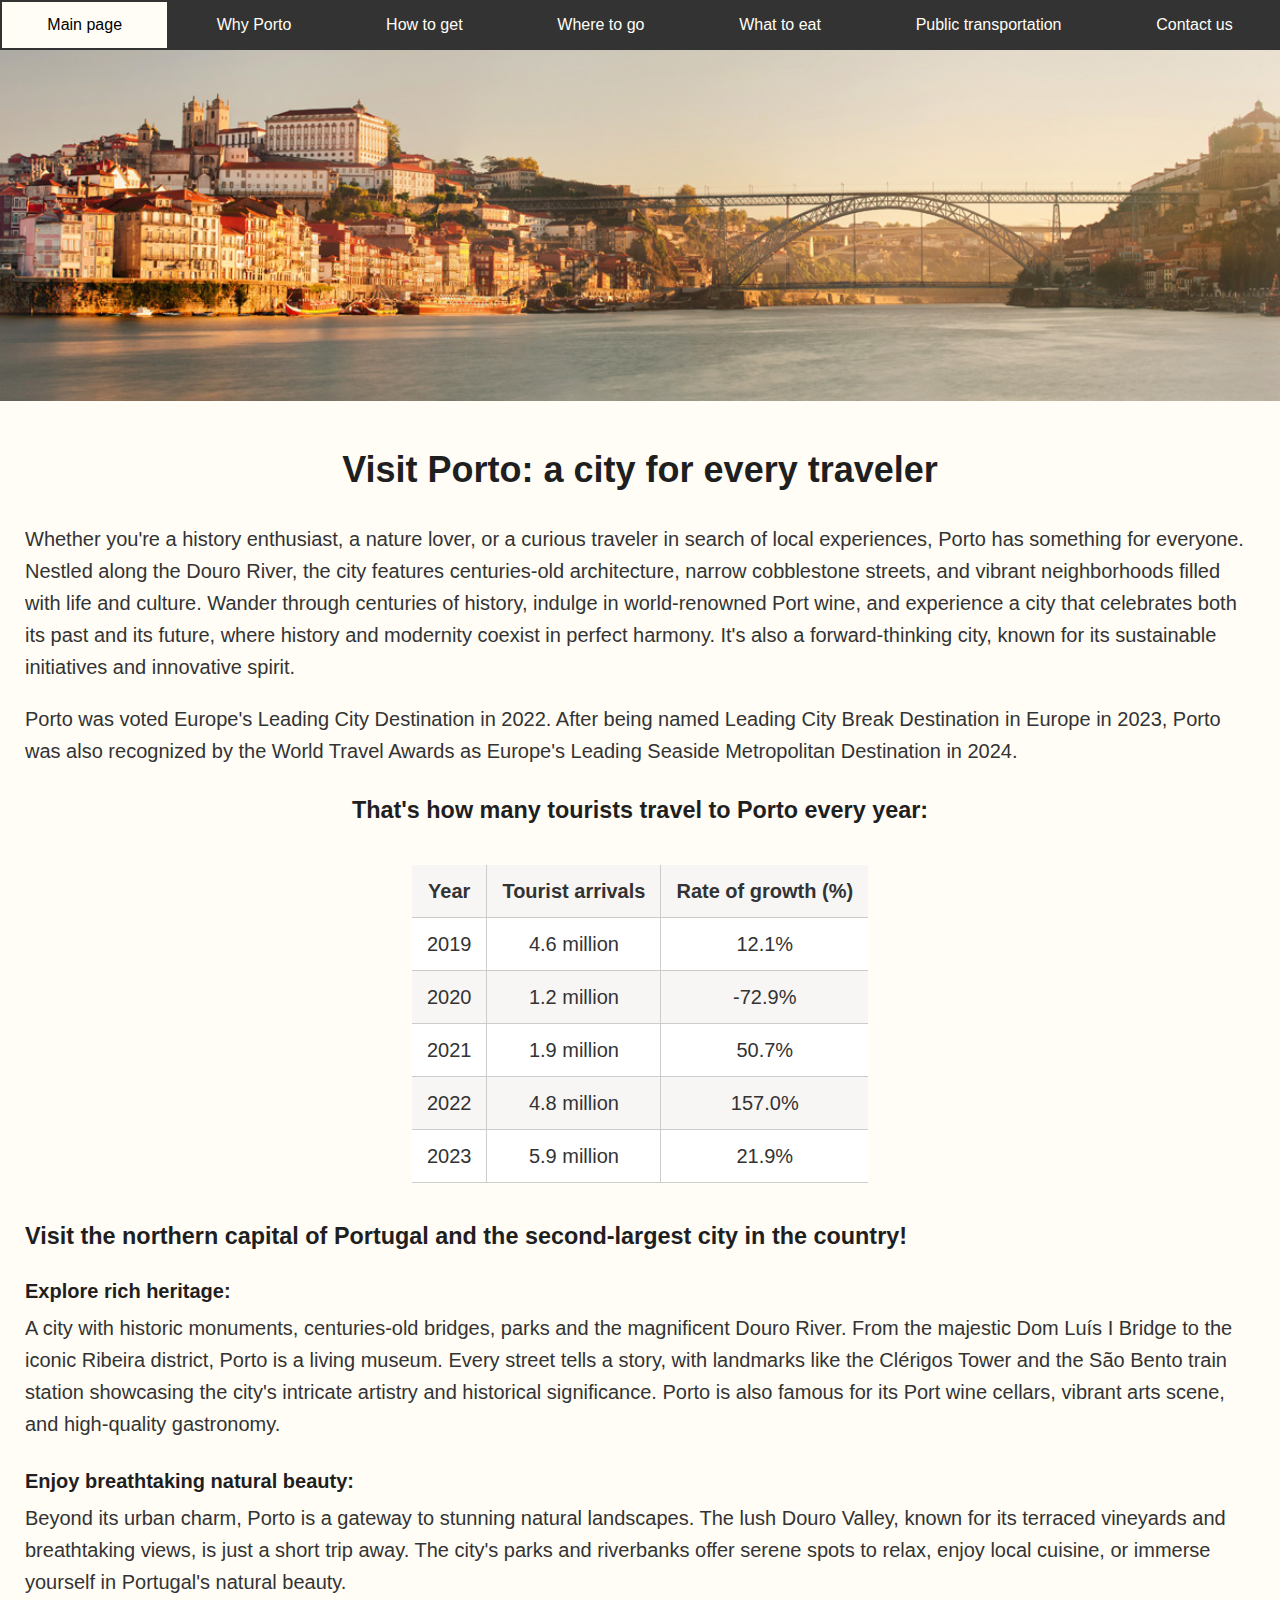
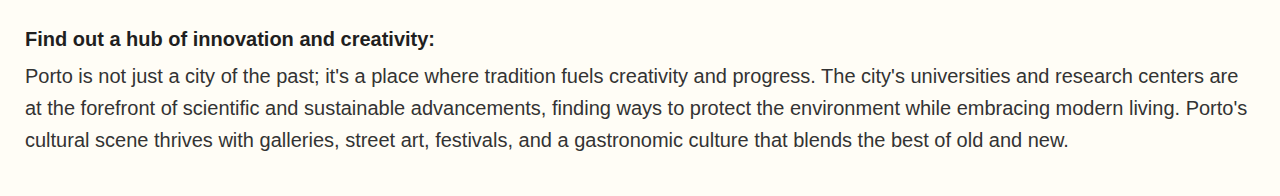
<file: index.html>
<!DOCTYPE html>
<html lang="en">
    <head>
        <meta charset="UTF-8">
        <meta name="viewport" content="width=device-width, initial-scale=1.0">
        <title>Visit Porto</title>
        <link rel="stylesheet" href="styles/menu.css">
        <link rel="stylesheet" href="styles/heading.css">
        <link rel="stylesheet" href="styles/text.css">
        <link rel="stylesheet" href="styles/table.css">
        <link rel="stylesheet" href="styles/image.css">
        <link rel="stylesheet" href="styles/other.css">
    </head>
    <body>
        <div class="menu">
            <a href="index.html" target="_self">Main page</a>
            <a href="why-porto.html" target="_self">Why Porto</a>
            <a href="how-to-get.html" target="_self">How to get</a>
            <a href="where-to-go.html" target="_self">Where to go</a>
            <a href="what-to-eat.html" target="_self">What to eat</a>
            <a href="public-transportation.html" target="_self">Public transportation</a>
            <a href="form.html" target="_self">Contact us</a>
        </div>
        <img class="mainpage-mainphoto" src="images/porto-sunset.jpg" alt="double-deck metal arch bridge over the river">
        <div class="mainpage">
            <h1>Visit Porto: a city for every traveler</h1>
            <p>Whether you're a history enthusiast, a nature lover, or a curious traveler in search of local experiences, Porto has something for everyone. Nestled along the Douro River, the city features centuries-old architecture, narrow cobblestone streets, and vibrant neighborhoods filled with life and culture. Wander through centuries of history, indulge in world-renowned Port wine, and experience a city that celebrates both its past and its future, where history and modernity coexist in perfect harmony. It's also a forward-thinking city, known for its sustainable initiatives and innovative spirit.</p>
            <p>Porto was voted Europe's Leading City Destination in 2022. After being named Leading City Break Destination in Europe in 2023, Porto was also recognized by the World Travel Awards as Europe's Leading Seaside Metropolitan Destination in 2024.</p>
            <h3>That's how many tourists travel to Porto every year:</h3>
            <table class="content-table">
                <tr>
                    <th>Year</th>
                    <th>Tourist arrivals</th>
                    <th>Rate of growth (%)</th>
                </tr>
                <tr>
                    <td>2019</td>
                    <td>4.6 million</td>
                    <td>12.1%</td>
                </tr>
                <tr>
                    <td>2020</td>
                    <td>1.2 million</td>
                    <td>-72.9%</td>
                </tr>
                <tr>
                    <td>2021</td>
                    <td>1.9 million</td>
                    <td>50.7%</td>
                </tr>
                <tr>
                    <td>2022</td>
                    <td>4.8 million</td>
                    <td>157.0%</td>
                </tr>
                <tr>
                    <td>2023</td>
                    <td>5.9 million</td>
                    <td>21.9%</td>
                </tr>
            </table>
            <h3 class="mainpage-facts-title">Visit the northern capital of Portugal and the second-largest city in the country!</h3>
              <div class="mainpage-facts">
                <h4>Explore rich heritage:</h4> 
                <p class="mainpage-facts-row">A city with historic monuments, centuries-old bridges, parks and the magnificent Douro River. From the majestic Dom Luís I Bridge to the iconic Ribeira district, Porto is a living museum. Every street tells a story, with landmarks like the Clérigos Tower and the São Bento train station showcasing the city's intricate artistry and historical significance. Porto is also famous for its Port wine cellars, vibrant arts scene, and high-quality gastronomy.</p>
              </div>
              <div class="mainpage-facts">  
                <h4>Enjoy breathtaking natural beauty:</h4>
                <p class="mainpage-facts-row">Beyond its urban charm, Porto is a gateway to stunning natural landscapes. The lush Douro Valley, known for its terraced vineyards and breathtaking views, is just a short trip away. The city's parks and riverbanks offer serene spots to relax, enjoy local cuisine, or immerse yourself in Portugal's natural beauty.</p>
              </div>
              <div class="mainpage-facts">
                <h4>Find out a hub of innovation and creativity:</h4>
                <p class="mainpage-facts-row">Porto is not just a city of the past; it's a place where tradition fuels creativity and progress. The city's universities and research centers are at the forefront of scientific and sustainable advancements, finding ways to protect the environment while embracing modern living. Porto's cultural scene thrives with galleries, street art, festivals, and a gastronomic culture that blends the best of old and new.</p>
            </div>   
        </div>
    </body>
</html>
</file>
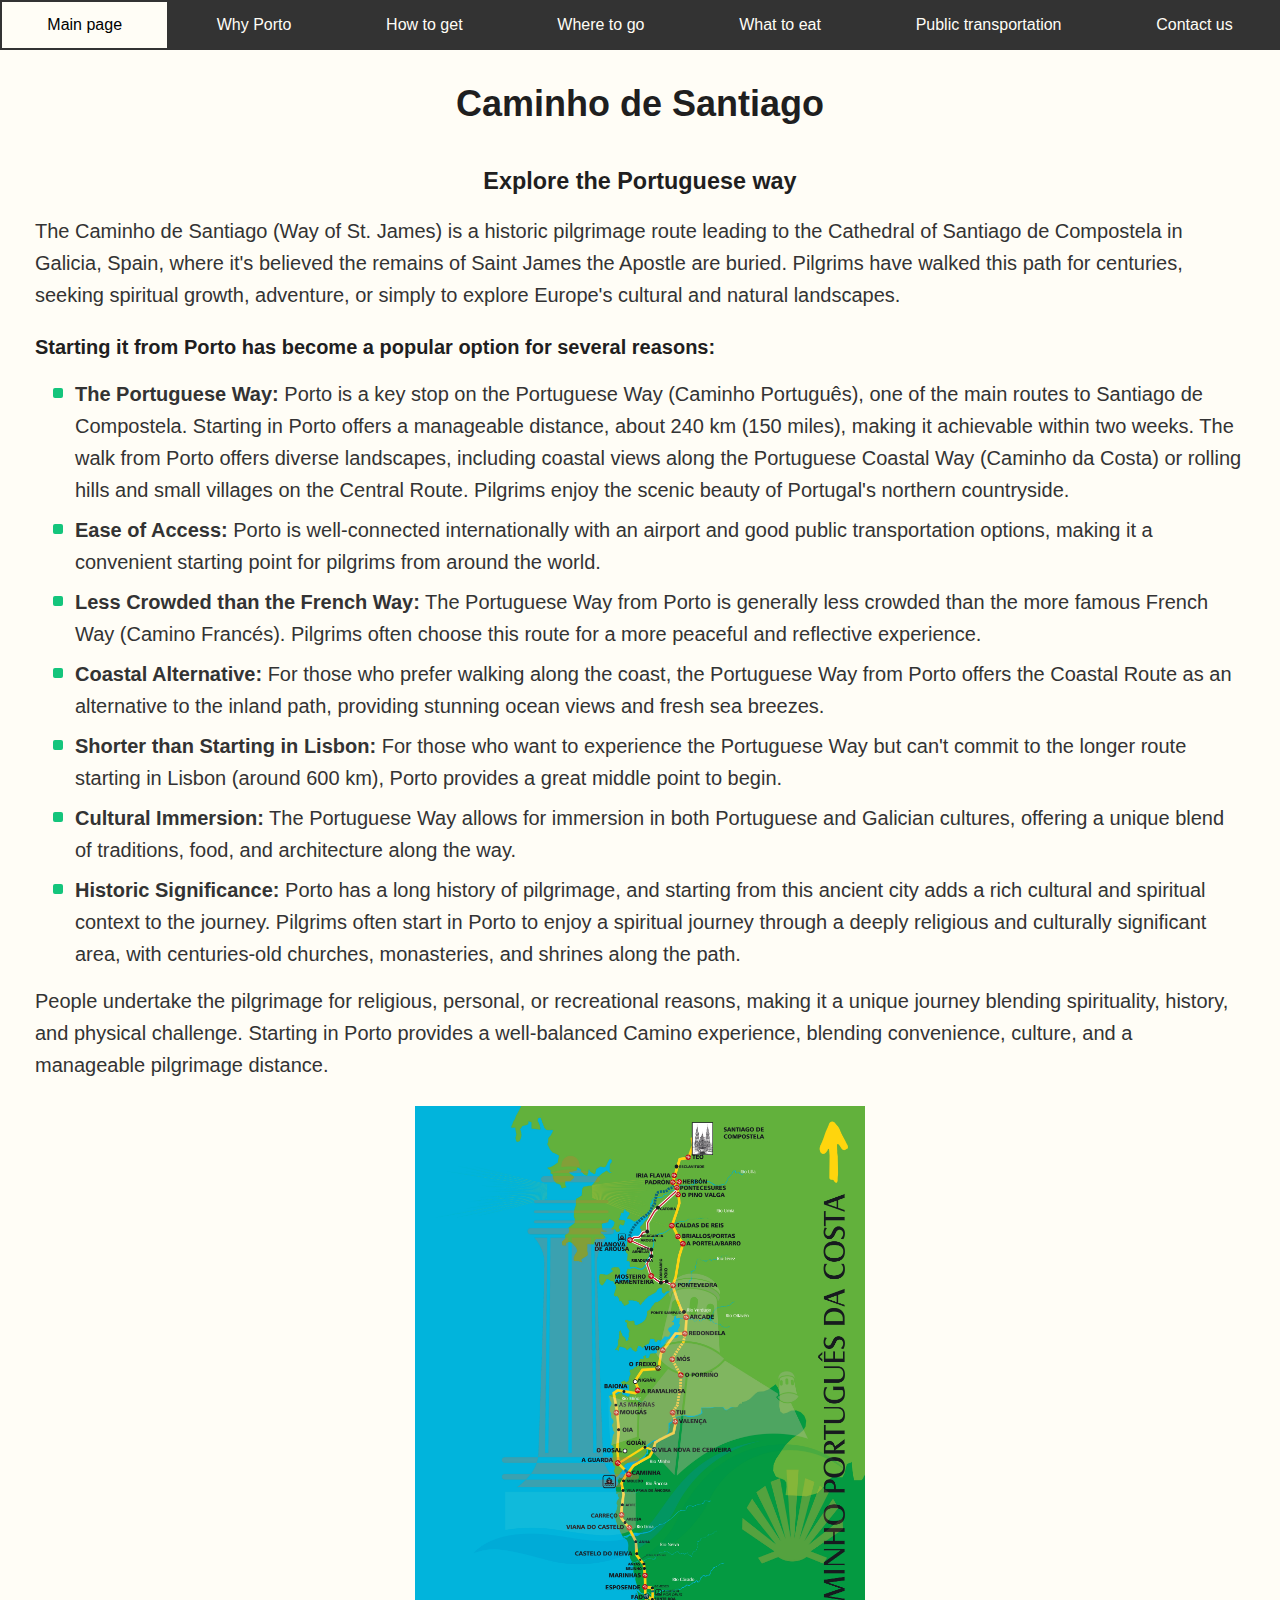
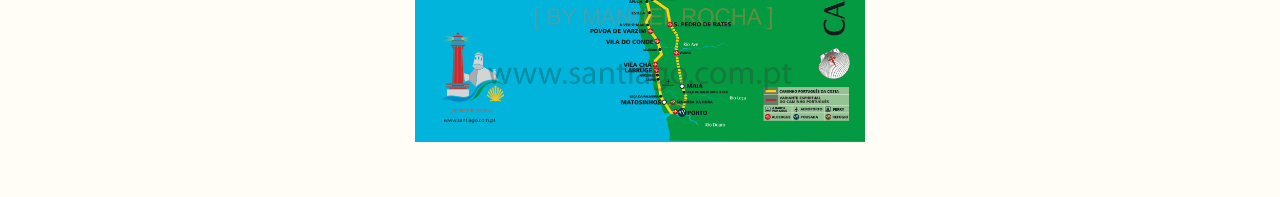
<file: caminho.html>
<!DOCTYPE html>
<html lang="en">
    <head>
        <meta charset="UTF-8">
        <meta name="viewport" content="width=device-width, initial-scale=1.0">
        <title>Caminho de Santiago</title>
        <link rel="stylesheet" href="styles/menu.css">
        <link rel="stylesheet" href="styles/heading.css">
        <link rel="stylesheet" href="styles/text.css">
        <link rel="stylesheet" href="styles/table.css">
        <link rel="stylesheet" href="styles/image.css">
        <link rel="stylesheet" href="styles/other.css">
    </head>
    <body>
        <div class="menu">
            <a href="index.html" target="_self">Main page</a>
            <a href="why-porto.html" target="_self">Why Porto</a>
            <a href="how-to-get.html" target="_self">How to get</a>
            <a href="where-to-go.html" target="_self">Where to go</a>
            <a href="what-to-eat.html" target="_self">What to eat</a>
            <a href="public-transportation.html" target="_self">Public transportation</a>
            <a href="form.html" target="_self">Contact us</a>
        </div>
        <div class="content">
            <h1>Caminho de Santiago</h1>
            <h3>Explore the Portuguese way</h3>
            <p>The Caminho de Santiago (Way of St. James) is a historic pilgrimage route leading to the Cathedral of Santiago de Compostela in Galicia, Spain, where it's believed the remains of Saint James the Apostle are buried. Pilgrims have walked this path for centuries, seeking spiritual growth, adventure, or simply to explore Europe's cultural and natural landscapes.</p>
            <h4>Starting it from Porto has become a popular option for several reasons:</h4>
            <ul>
                <li class="caminho-fact-item"><b>The Portuguese Way:</b> Porto is a key stop on the Portuguese Way (Caminho Português), one of the main routes to Santiago de Compostela. Starting in Porto offers a manageable distance, about 240 km (150 miles), making it achievable within two weeks. The walk from Porto offers diverse landscapes, including coastal views along the Portuguese Coastal Way (Caminho da Costa) or rolling hills and small villages on the Central Route. Pilgrims enjoy the scenic beauty of Portugal's northern countryside.</li>
                <li class="caminho-fact-item"><b>Ease of Access:</b> Porto is well-connected internationally with an airport and good public transportation options, making it a convenient starting point for pilgrims from around the world.</li>
                <li class="caminho-fact-item"><b>Less Crowded than the French Way:</b> The Portuguese Way from Porto is generally less crowded than the more famous French Way (Camino Francés). Pilgrims often choose this route for a more peaceful and reflective experience.</li>
                <li class="caminho-fact-item"><b>Coastal Alternative:</b> For those who prefer walking along the coast, the Portuguese Way from Porto offers the Coastal Route as an alternative to the inland path, providing stunning ocean views and fresh sea breezes.</li>
                <li class="caminho-fact-item"><b>Shorter than Starting in Lisbon:</b> For those who want to experience the Portuguese Way but can't commit to the longer route starting in Lisbon (around 600 km), Porto provides a great middle point to begin.</li>
                <li class="caminho-fact-item"><b>Cultural Immersion:</b> The Portuguese Way allows for immersion in both Portuguese and Galician cultures, offering a unique blend of traditions, food, and architecture along the way.</li>
                <li class="caminho-fact-item"><b>Historic Significance:</b> Porto has a long history of pilgrimage, and starting from this ancient city adds a rich cultural and spiritual context to the journey. Pilgrims often start in Porto to enjoy a spiritual journey through a deeply religious and culturally significant area, with centuries-old churches, monasteries, and shrines along the path.</li>
            </ul>
            <p>People undertake the pilgrimage for religious, personal, or recreational reasons, making it a unique journey blending spirituality, history, and physical challenge. Starting in Porto provides a well-balanced Camino experience, blending convenience, culture, and a manageable pilgrimage distance.</p>
            <img class="caminho-map" src="images/caminho.jpg" alt="Portuguese way routes from Porto">
        </div>
    </body>
</html>
</file>
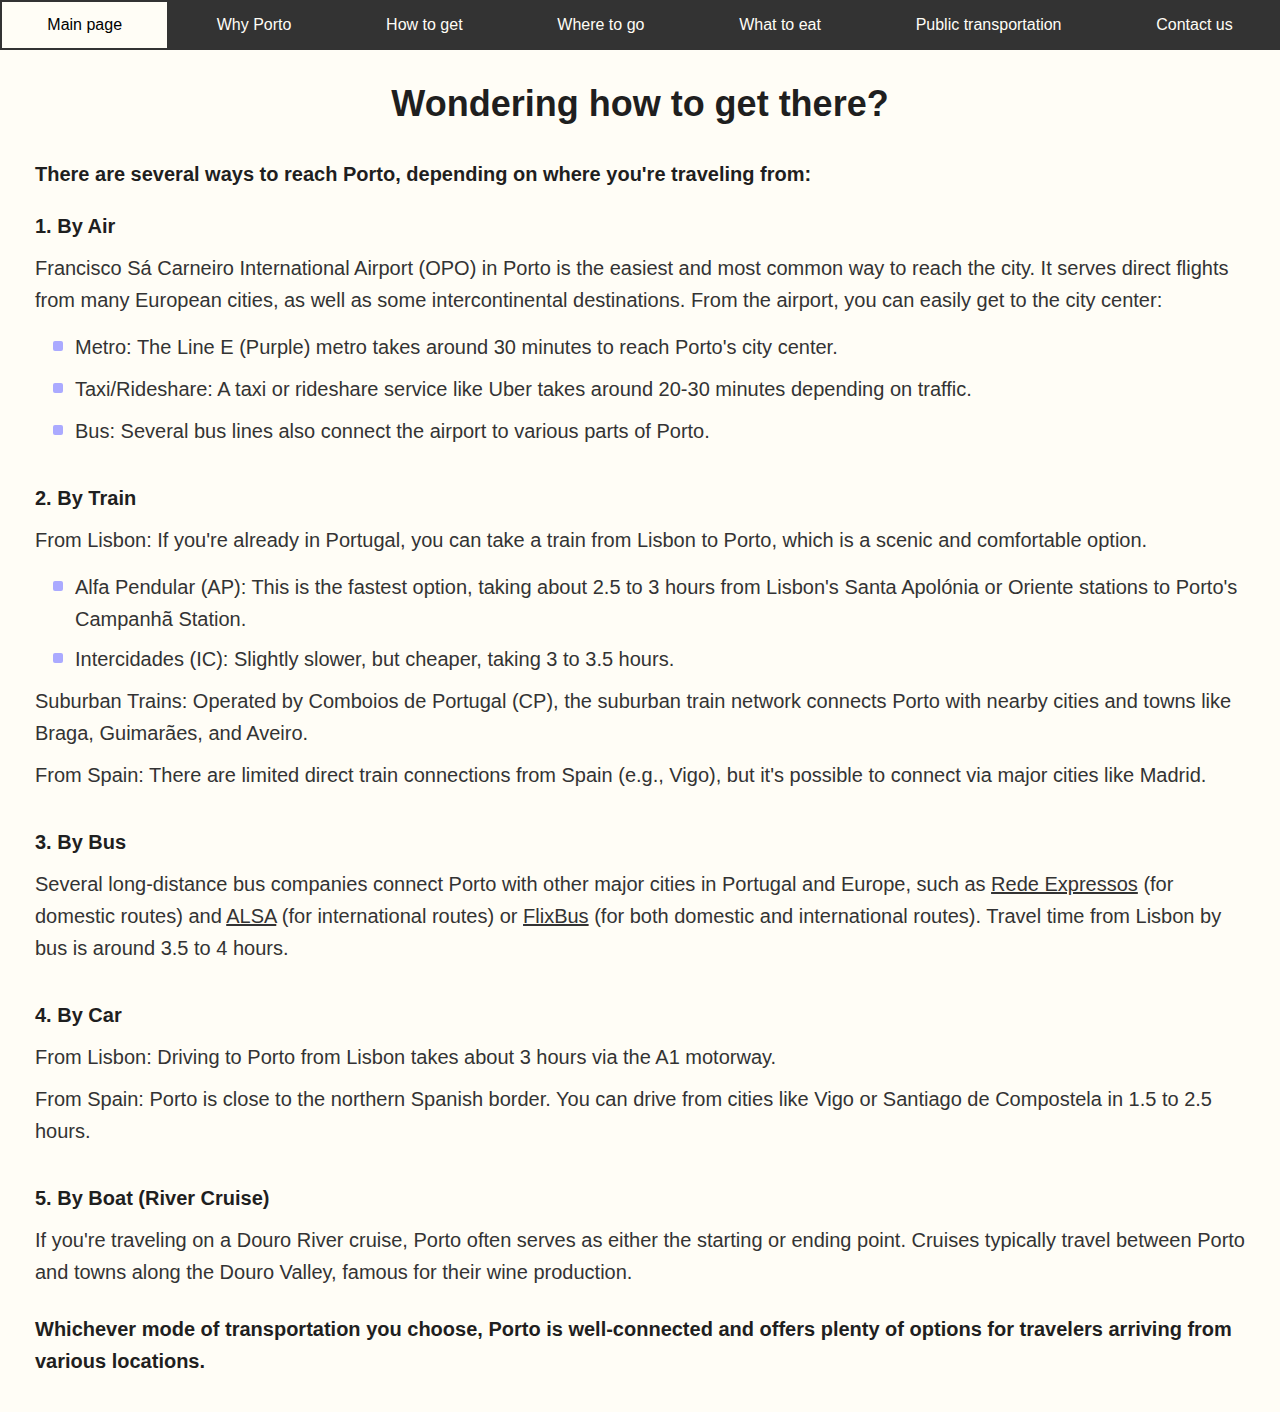
<file: how-to-get.html>
<!DOCTYPE html>
<html lang="en">
    <head>
        <meta charset="UTF-8">
        <meta name="viewport" content="width=device-width, initial-scale=1.0">
        <title>How to get</title>
        <link rel="stylesheet" href="styles/menu.css">
        <link rel="stylesheet" href="styles/heading.css">
        <link rel="stylesheet" href="styles/text.css">
        <link rel="stylesheet" href="styles/table.css">
        <link rel="stylesheet" href="styles/image.css">
        <link rel="stylesheet" href="styles/other.css">
    </head>
    <body>
        <div class="menu">
            <a href="index.html" target="_self">Main page</a>
            <a href="why-porto.html" target="_self">Why Porto</a>
            <a href="how-to-get.html" target="_self">How to get</a>
            <a href="where-to-go.html" target="_self">Where to go</a>
            <a href="what-to-eat.html" target="_self">What to eat</a>
            <a href="public-transportation.html" target="_self">Public transportation</a>
            <a href="form.html" target="_self">Contact us</a>
        </div>
        <div class="content">
        <h1>Wondering how to get there?</h1>
        <h4>There are several ways to reach Porto, depending on where you're traveling from:</h4>
        <div class="transport-type">
           <h4>1. By Air</h4>
           <p>Francisco Sá Carneiro International Airport (OPO) in Porto is the easiest and most common way to reach the city. It serves direct flights from many European cities, as well as some intercontinental destinations. From the airport, you can easily get to the city center:</p>
           <ul>
              <li class="content-list-item"><p>Metro: The Line E (Purple) metro takes around 30 minutes to reach Porto's city center.</p></li>
              <li class="content-list-item"><p>Taxi/Rideshare: A taxi or rideshare service like Uber takes around 20-30 minutes depending on traffic.</p></li>
              <li class="content-list-item"><p>Bus: Several bus lines also connect the airport to various parts of Porto.</p></li>
           </ul>
        </div>
        <div class="transport-type">
           <h4>2. By Train</h4>
           <p>From Lisbon: If you're already in Portugal, you can take a train from Lisbon to Porto, which is a scenic and comfortable option.</p>
           <ul>
              <li class="content-list-item">Alfa Pendular (AP): This is the fastest option, taking about 2.5 to 3 hours from Lisbon's Santa Apolónia or Oriente stations to Porto's Campanhã Station.</li>
              <li class="content-list-item">Intercidades (IC): Slightly slower, but cheaper, taking 3 to 3.5 hours.</li>
           </ul>
           <p>Suburban Trains: Operated by Comboios de Portugal (CP), the suburban train network connects Porto with nearby cities and towns like Braga, Guimarães, and Aveiro.</p>
           <p>From Spain: There are limited direct train connections from Spain (e.g., Vigo), but it's possible to connect via major cities like Madrid.</p>
        </div>
        <div class="transport-type">
           <h4>3. By Bus</h4>
           <p>Several long-distance bus companies connect Porto with other major cities in Portugal and Europe, such as <a href="https://rede-expressos.pt/en" target="_blank">Rede Expressos</a> (for domestic routes) and <a href="https://www.alsa.com/en/web/bus/home" target="_blank">ALSA</a> (for international routes) or <a href="https://www.flixbus.co.uk/" target="_blank">FlixBus</a> (for both domestic and international routes). Travel time from Lisbon by bus is around 3.5 to 4 hours.</p>
        </div>
        <div class="transport-type">
           <h4>4. By Car</h4>
           <p>From Lisbon: Driving to Porto from Lisbon takes about 3 hours via the A1 motorway.</p>
           <p>From Spain: Porto is close to the northern Spanish border. You can drive from cities like Vigo or Santiago de Compostela in 1.5 to 2.5 hours.</p>
        </div>
        <div class="transport-type">
           <h4>5. By Boat (River Cruise)</h4>
           <p>If you're traveling on a Douro River cruise, Porto often serves as either the starting or ending point. Cruises typically travel between Porto and towns along the Douro Valley, famous for their wine production.</p>
        </div>
        <h4>Whichever mode of transportation you choose, Porto is well-connected and offers plenty of options for travelers arriving from various locations.</h4>
        </div>
    </body>
</html>
</file>
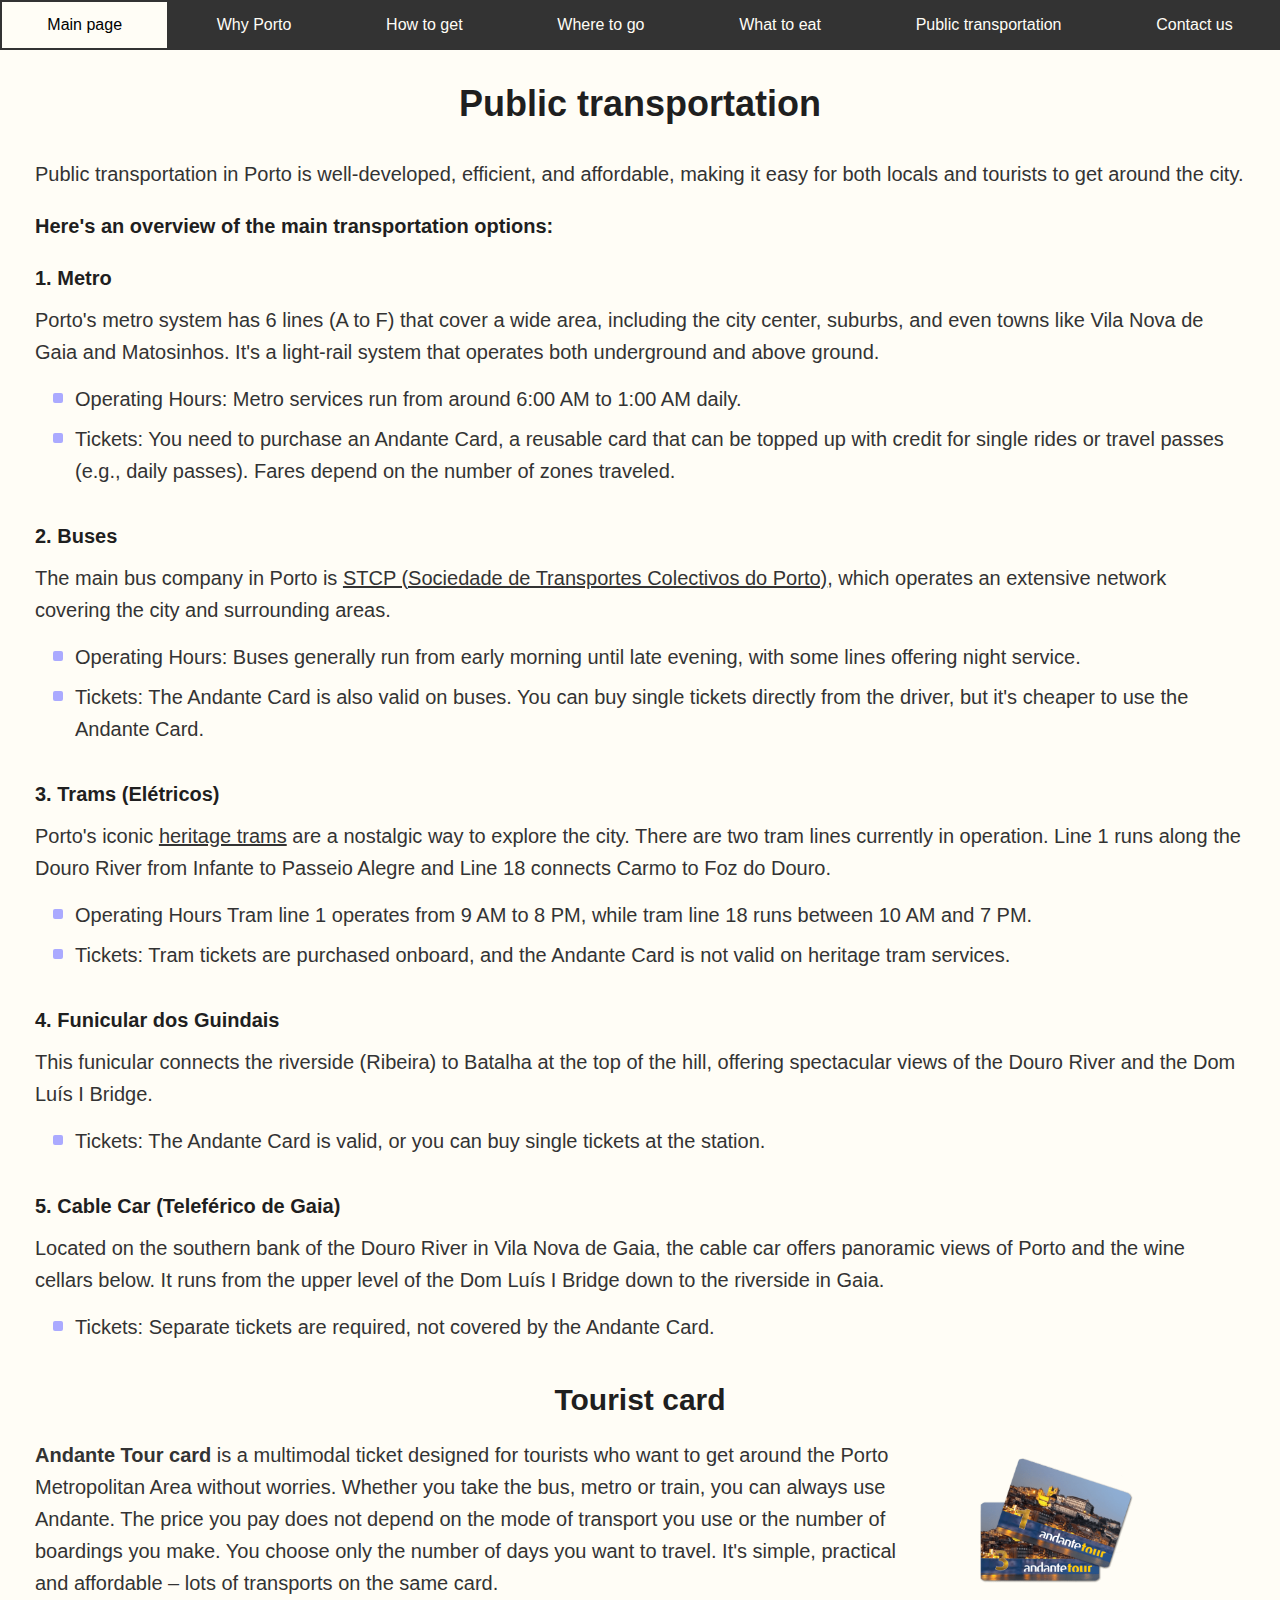
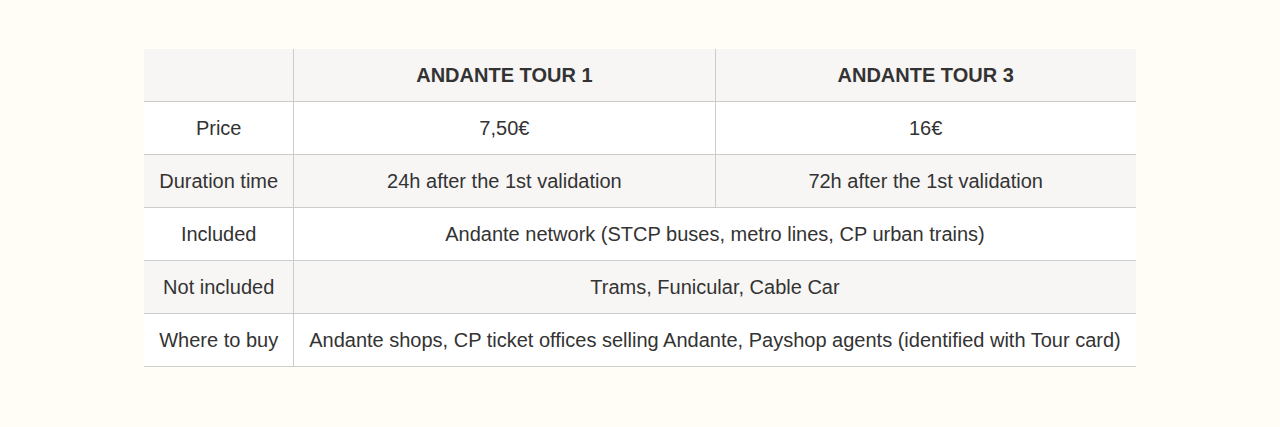
<file: public-transportation.html>
<!DOCTYPE html>
<html lang="en">
    <head>
        <meta charset="UTF-8">
        <meta name="viewport" content="width=device-width, initial-scale=1.0">
        <title>Public transportation</title>
        <link rel="stylesheet" href="styles/menu.css">
        <link rel="stylesheet" href="styles/heading.css">
        <link rel="stylesheet" href="styles/text.css">
        <link rel="stylesheet" href="styles/table.css">
        <link rel="stylesheet" href="styles/image.css">
        <link rel="stylesheet" href="styles/other.css">
    </head>
    <body>
        <div class="menu">
            <a href="index.html" target="_self">Main page</a>
            <a href="why-porto.html" target="_self">Why Porto</a>
            <a href="how-to-get.html" target="_self">How to get</a>
            <a href="where-to-go.html" target="_self">Where to go</a>
            <a href="what-to-eat.html" target="_self">What to eat</a>
            <a href="public-transportation.html" target="_self">Public transportation</a>
            <a href="form.html" target="_self">Contact us</a>
        </div>
        <div class="content">
        <h1>Public transportation</h1>
        <p>Public transportation in Porto is well-developed, efficient, and affordable, making it easy for both locals and tourists to get around the city.</p>
        <h4>Here's an overview of the main transportation options:</h4>
           <div class="transport-type">
               <h4>1. Metro</h4>
               <p>Porto's metro system has 6 lines (A to F) that cover a wide area, including the city center, suburbs, and even towns like Vila Nova de Gaia and Matosinhos. It's a light-rail system that operates both underground and above ground.</p>
               <ul>
                  <li class="content-list-item">Operating Hours: Metro services run from around 6:00 AM to 1:00 AM daily.</li>
                  <li class="content-list-item">Tickets: You need to purchase an Andante Card, a reusable card that can be topped up with credit for single rides or travel passes (e.g., daily passes). Fares depend on the number of zones traveled.</li>
                </ul>
            </div>
            <div class="transport-type">
                <h4>2. Buses</h4>
                <p>The main bus company in Porto is <a href="https://www.stcp.pt/en/travel/" target="_blank">STCP (Sociedade de Transportes Colectivos do Porto)</a>, which operates an extensive network covering the city and surrounding areas.</p>
                <ul>
                  <li class="content-list-item">Operating Hours: Buses generally run from early morning until late evening, with some lines offering night service.</li>
                  <li class="content-list-item">Tickets: The Andante Card is also valid on buses. You can buy single tickets directly from the driver, but it's cheaper to use the Andante Card.</li>
                </ul>
            </div>
            <div class="transport-type">
                <h4>3. Trams (Elétricos)</h4>
                <p>Porto's iconic <a href="https://www.stcp.pt/en/tourism/porto-tram-city-tour/" target="_blank">heritage trams</a> are a nostalgic way to explore the city. There are two tram lines currently in operation. Line 1 runs along the Douro River from Infante to Passeio Alegre and Line 18 connects Carmo to Foz do Douro.</p>
                <ul>
                  <li class="content-list-item">Operating Hours Tram line 1 operates from 9 AM to 8 PM, while tram line 18 runs between 10 AM and 7 PM.</li>
                  <li class="content-list-item">Tickets: Tram tickets are purchased onboard, and the Andante Card is not valid on heritage tram services.</li>
                </ul>
            </div>
            <div class="transport-type">
                <h4>4. Funicular dos Guindais</h4>
                <p>This funicular connects the riverside (Ribeira) to Batalha at the top of the hill, offering spectacular views of the Douro River and the Dom Luís I Bridge.</p>
                <ul>
                  <li class="content-list-item">Tickets: The Andante Card is valid, or you can buy single tickets at the station.</li>
                </ul>
            </div>
            <div class="transport-type">
                <h4>5. Cable Car (Teleférico de Gaia)</h4>
                <p>Located on the southern bank of the Douro River in Vila Nova de Gaia, the cable car offers panoramic views of Porto and the wine cellars below. It runs from the upper level of the Dom Luís I Bridge down to the riverside in Gaia.</p>
                <ul>
                  <li class="content-list-item">Tickets: Separate tickets are required, not covered by the Andante Card.</li>
                </ul>
            </div>
        <h2 class="tourist-card">Tourist card</h2>
          <div class="andante-tour">
            <div class="andante-tour-main">
                <p><b>Andante Tour card</b> is a multimodal ticket designed for tourists who want to get around the Porto Metropolitan Area without worries. Whether you take the bus, metro or train, you can always use Andante. The price you pay does not depend on the mode of transport you use or the number of boardings you make. You choose only the number of days you want to travel. It's simple, practical and affordable – lots of transports on the same card.</p>
            </div>
            <div class="andante-tour-side">
                <img src="images/andante.png" alt="Andante tourist cards">
            </div>
          </div>
        <table class="content-table">
            <tr>
                <th></th>
                <th>ANDANTE TOUR 1</th>
                <th>ANDANTE TOUR 3</th>
            </tr>
            <tr>
                <td>Price</td>
                <td>7,50€</td>
                <td>16€</td>
            </tr>
            <tr>
                <td>Duration time</td>
                <td>24h after the 1st validation</td>
                <td>72h after the 1st validation</td>
            </tr>
            <tr>
                <td>Included</td>
                <td colspan="2">Andante network (STCP buses, metro lines, CP urban trains)</td>
            </tr>
            <tr>
                <td>Not included</td>
                <td colspan="2">Trams, Funicular, Cable Car</td>
            </tr>
            <tr>
                <td>Where to buy</td>
                <td colspan="2">Andante shops, CP ticket offices selling Andante, Payshop agents (identified with Tour card)</td>
            </tr>
        </table>
        </div>
    </body>
</html>
</file>
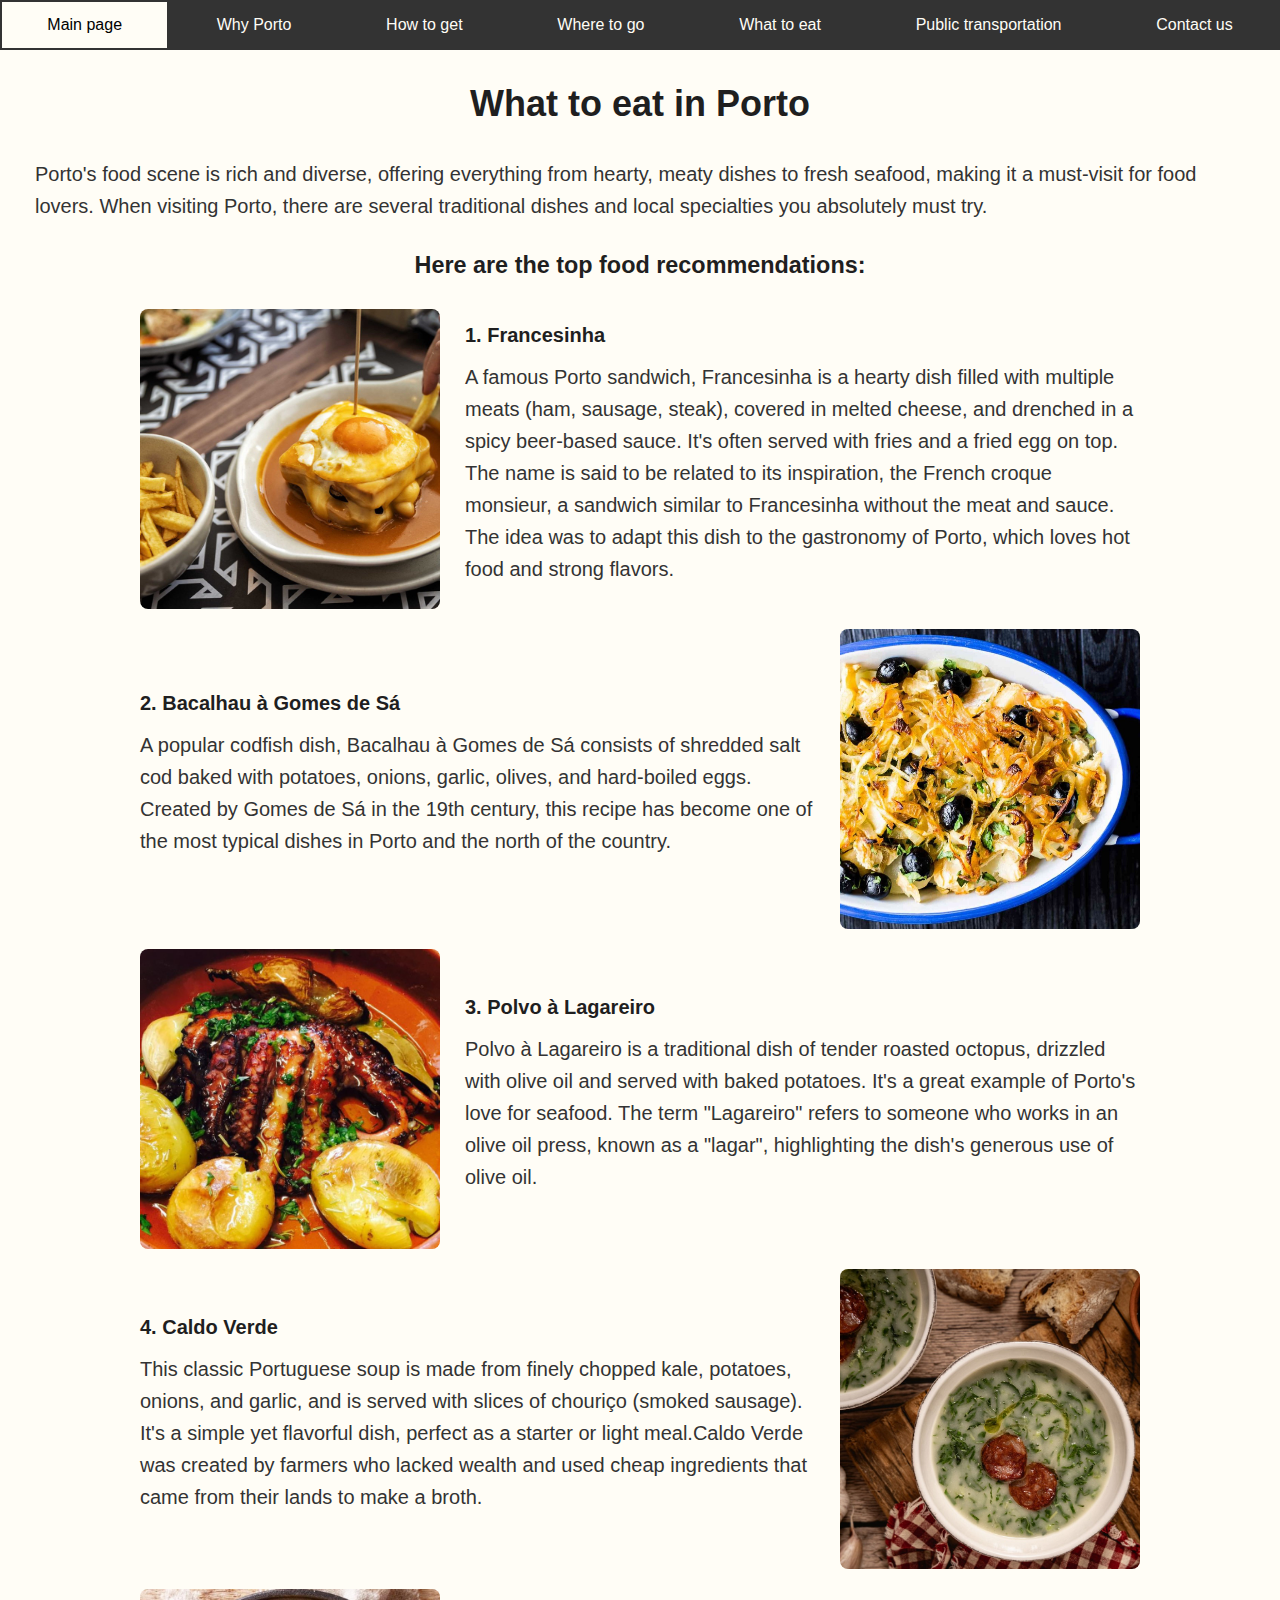
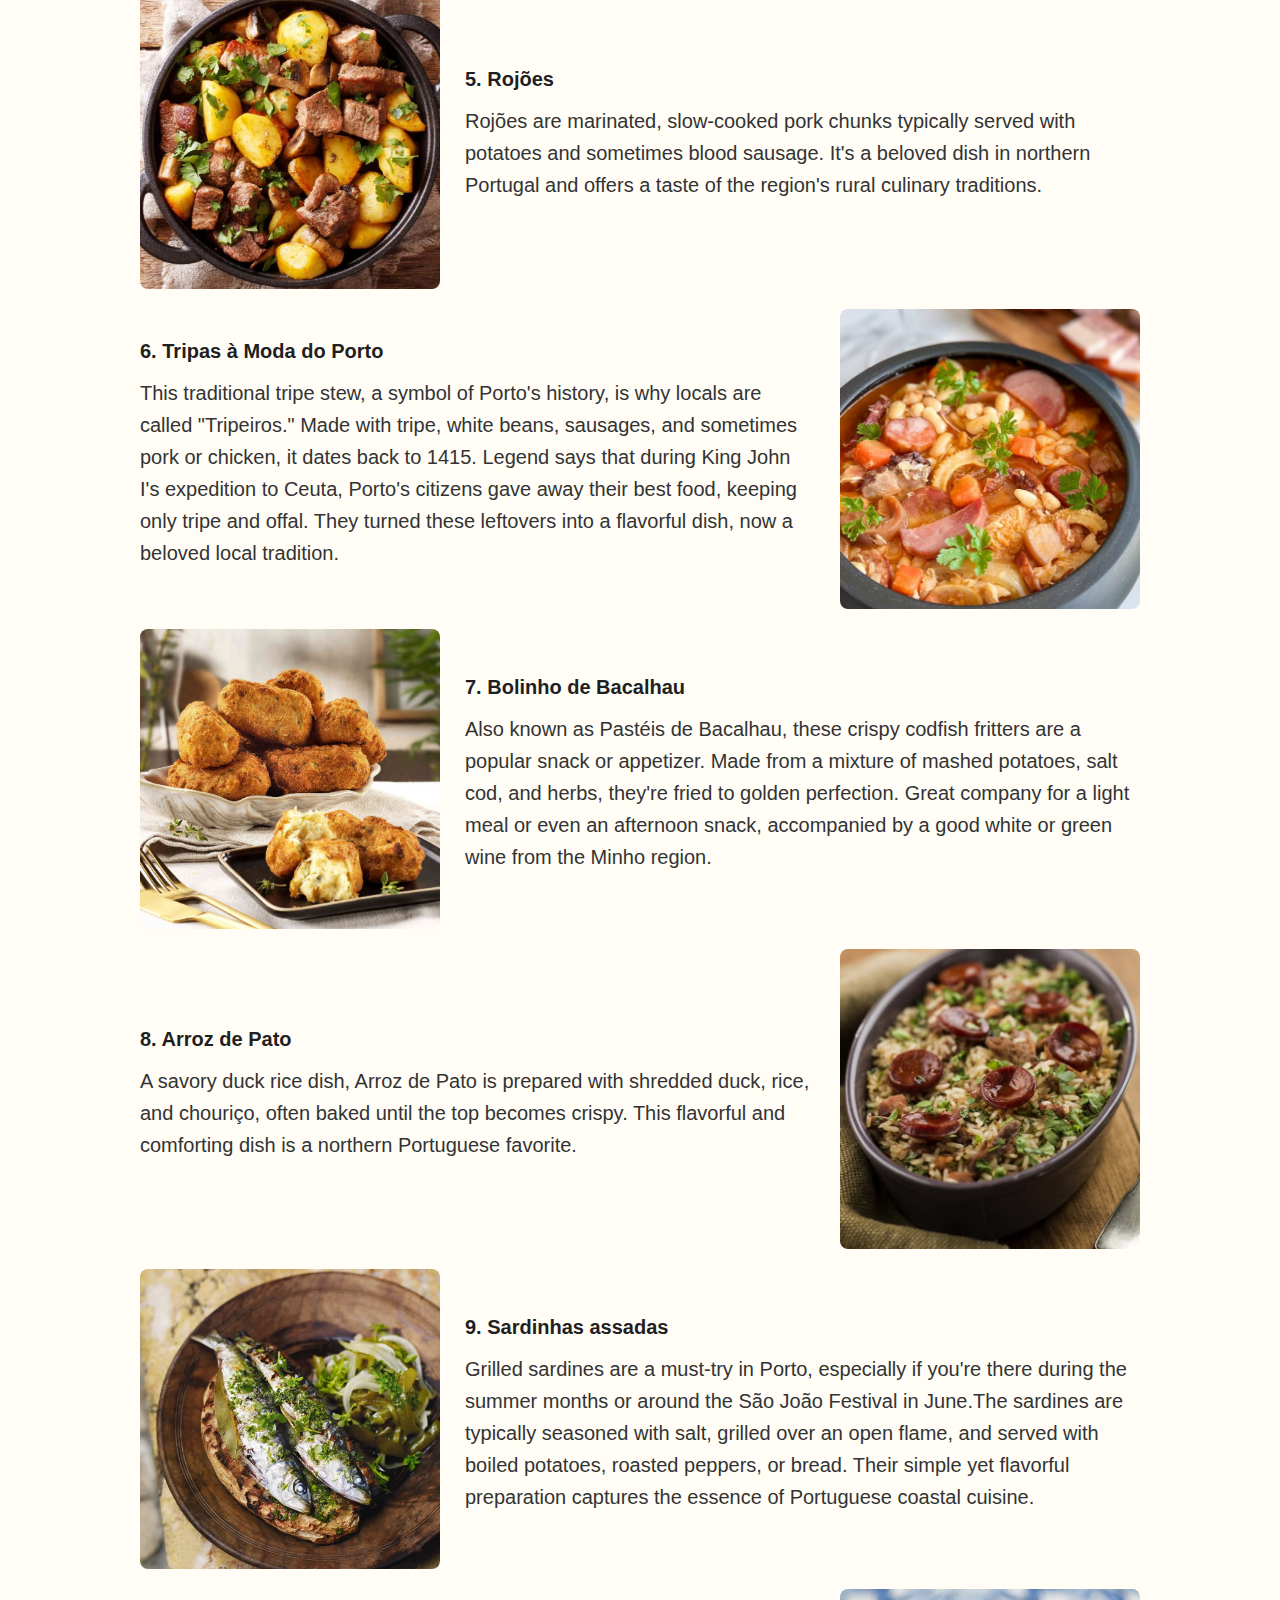
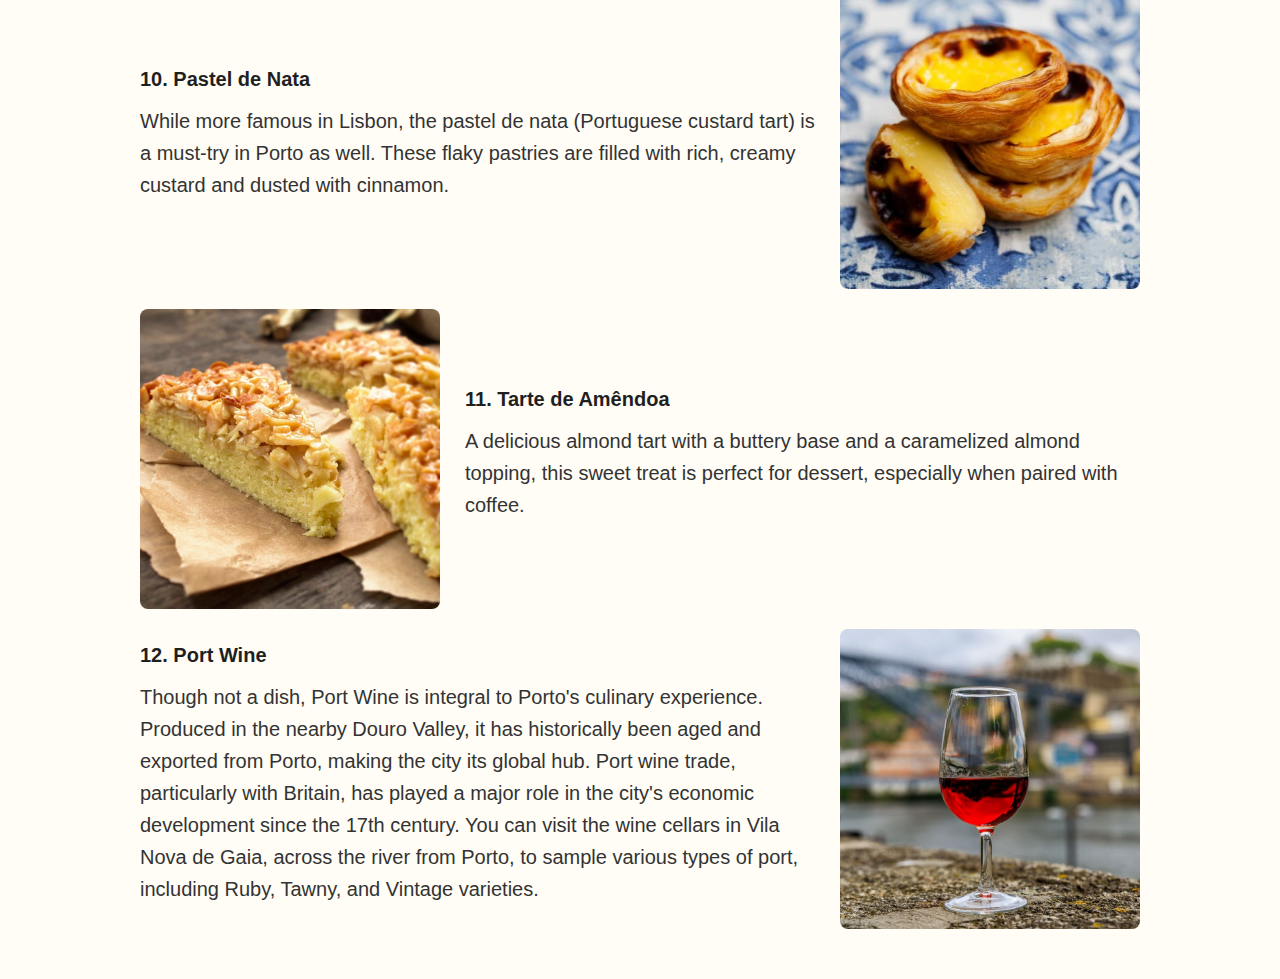
<file: what-to-eat.html>
<!DOCTYPE html>
<html lang="en">
    <head>
        <meta charset="UTF-8">
        <meta name="viewport" content="width=device-width, initial-scale=1.0">
        <title>What to eat</title>
        <link rel="stylesheet" href="styles/menu.css">
        <link rel="stylesheet" href="styles/heading.css">
        <link rel="stylesheet" href="styles/text.css">
        <link rel="stylesheet" href="styles/table.css">
        <link rel="stylesheet" href="styles/image.css">
        <link rel="stylesheet" href="styles/other.css">
    </head>
    <body>
        <div class="menu">
            <a href="index.html" target="_self">Main page</a>
            <a href="why-porto.html" target="_self">Why Porto</a>
            <a href="how-to-get.html" target="_self">How to get</a>
            <a href="where-to-go.html" target="_self">Where to go</a>
            <a href="what-to-eat.html" target="_self">What to eat</a>
            <a href="public-transportation.html" target="_self">Public transportation</a>
            <a href="form.html" target="_self">Contact us</a>
        </div>
        <div class="content">
        <h1>What to eat in Porto</h1>
        <p>Porto's food scene is rich and diverse, offering everything from hearty, meaty dishes to fresh seafood, making it a must-visit for food lovers. When visiting Porto, there are several traditional dishes and local specialties you absolutely must try.</p>
        <h3>Here are the top food recommendations:</h3>
        <div class="food-list">
            <div class="food-item">
                <img src="images/francesinha.jpg" alt="Porto sandwich with egg on top and french fries">
                <div class="food-item-description">
                   <h4>1. Francesinha</h4>
                   <p>A famous Porto sandwich, Francesinha is a hearty dish filled with multiple meats (ham, sausage, steak), covered in melted cheese, and drenched in a spicy beer-based sauce. It's often served with fries and a fried egg on top. The name is said to be related to its inspiration, the French croque monsieur, a sandwich similar to Francesinha without the meat and sauce. The idea was to adapt this dish to the gastronomy of Porto, which loves hot food and strong flavors.</p>
                </div>
            </div>
            <div class="food-item">
                <img src="images/bacalhau-gomes.jpg" alt="codfish dish with potatoes, onions, garlic, olives, and hard-boiled eggs">
                <div class="food-item-description">
                   <h4>2. Bacalhau à Gomes de Sá</h4>
                   <p>A popular codfish dish, Bacalhau à Gomes de Sá consists of shredded salt cod baked with potatoes, onions, garlic, olives, and hard-boiled eggs.  Created by Gomes de Sá in the 19th century, this recipe has become one of the most typical dishes in Porto and the north of the country.</p>
                </div>
            </div>
            <div class="food-item">
                <img src="images/polvo.jpg" alt="roasted octopus with olive oil and baked potatoes">
                <div class="food-item-description">
                   <h4>3. Polvo à Lagareiro</h4>
                   <p>Polvo à Lagareiro is a traditional dish of tender roasted octopus, drizzled with olive oil and served with baked potatoes. It's a great example of Porto's love for seafood. The term "Lagareiro" refers to someone who works in an olive oil press, known as a "lagar", highlighting the dish's generous use of olive oil.</p>
                </div>
            </div>
            <div class="food-item">
                <img src="images/caldo-verde.jpg" alt="Portuguese soup made from finely chopped kale, potatoes, onions">
                <div class="food-item-description">
                   <h4>4. Caldo Verde</h4>
                   <p>This classic Portuguese soup is made from finely chopped kale, potatoes, onions, and garlic, and is served with slices of chouriço (smoked sausage). It's a simple yet flavorful dish, perfect as a starter or light meal.Caldo Verde was created by farmers who lacked wealth and used cheap ingredients that came from their lands to make a broth.</p>
                </div>
            </div>
            <div class="food-item">
                <img src="images/rojoes.jpg" alt="slow-cooked pork chunks served with potatoes and blood sausage">
                <div class="food-item-description">
                   <h4>5. Rojões</h4>
                   <p>Rojões are marinated, slow-cooked pork chunks typically served with potatoes and sometimes blood sausage. It's a beloved dish in northern Portugal and offers a taste of the region's rural culinary traditions.</p>
                </div>
            </div>
            <div class="food-item">    
                <img src="images/tripas.jpg" alt="traditional tripe stew dish">
                <div class="food-item-description">
                   <h4>6. Tripas à Moda do Porto</h4>
                   <p>This traditional tripe stew, a symbol of Porto's history, is why locals are called "Tripeiros." Made with tripe, white beans, sausages, and sometimes pork or chicken, it dates back to 1415. Legend says that during King John I's expedition to Ceuta, Porto's citizens gave away their best food, keeping only tripe and offal. They turned these leftovers into a flavorful dish, now a beloved local tradition.</p>
                </div>
            </div>
            <div class="food-item">     
                <img src="images/pastel-bacalhau.jpg" alt="crispy codfish fritters">
                <div class="food-item-description">
                   <h4>7. Bolinho de Bacalhau</h4>
                   <p>Also known as Pastéis de Bacalhau, these crispy codfish fritters are a popular snack or appetizer. Made from a mixture of mashed potatoes, salt cod, and herbs, they're fried to golden perfection. Great company for a light meal or even an afternoon snack, accompanied by a good white or green wine from the Minho region.</p>
                </div>
            </div>
            <div class="food-item">     
                <img src="images/arroz-pato.jpg" alt="duck rice dish">
                <div class="food-item-description">
                   <h4>8. Arroz de Pato</h4>
                   <p>A savory duck rice dish, Arroz de Pato is prepared with shredded duck, rice, and chouriço, often baked until the top becomes crispy. This flavorful and comforting dish is a northern Portuguese favorite.</p>
                </div>
            </div>
            <div class="food-item">     
                <img src="images/sardinhas.jpeg" alt="grilled sardines with bread and onions">
                <div class="food-item-description">
                   <h4>9. Sardinhas assadas</h4>
                   <p>Grilled sardines are a must-try in Porto, especially if you're there during the summer months or around the São João Festival in June.The sardines are typically seasoned with salt, grilled over an open flame, and served with boiled potatoes, roasted peppers, or bread. Their simple yet flavorful preparation captures the essence of Portuguese coastal cuisine. </p>
                </div>
            </div>
            <div class="food-item">     
                <img src="images/pastel.jpg" alt="Portuguese custard tart">
                <div class="food-item-description">
                   <h4>10. Pastel de Nata</h4>
                   <p>While more famous in Lisbon, the pastel de nata (Portuguese custard tart) is a must-try in Porto as well. These flaky pastries are filled with rich, creamy custard and dusted with cinnamon.</p>
                </div>
            </div>
            <div class="food-item">     
                <img src="images/tarte-amendoa.jpg" alt="almond tart with caramelized almond topping">
                <div class="food-item-description">
                   <h4>11. Tarte de Amêndoa</h4>
                   <p>A delicious almond tart with a buttery base and a caramelized almond topping, this sweet treat is perfect for dessert, especially when paired with coffee.</p>
                </div>
            </div>
            <div class="food-item">     
                <img src="images/vinho.jpg" alt="glass of Port wine">
                <div class="food-item-description">
                   <h4>12. Port Wine</h4>
                   <p>Though not a dish, Port Wine is integral to Porto's culinary experience. Produced in the nearby Douro Valley, it has historically been aged and exported from Porto, making the city its global hub. Port wine trade, particularly with Britain, has played a major role in the city's economic development since the 17th century. You can visit the wine cellars in Vila Nova de Gaia, across the river from Porto, to sample various types of port, including Ruby, Tawny, and Vintage varieties.</p>
                </div>
            </div>    
        </div>
        </div>   
    </body>
</html>
</file>
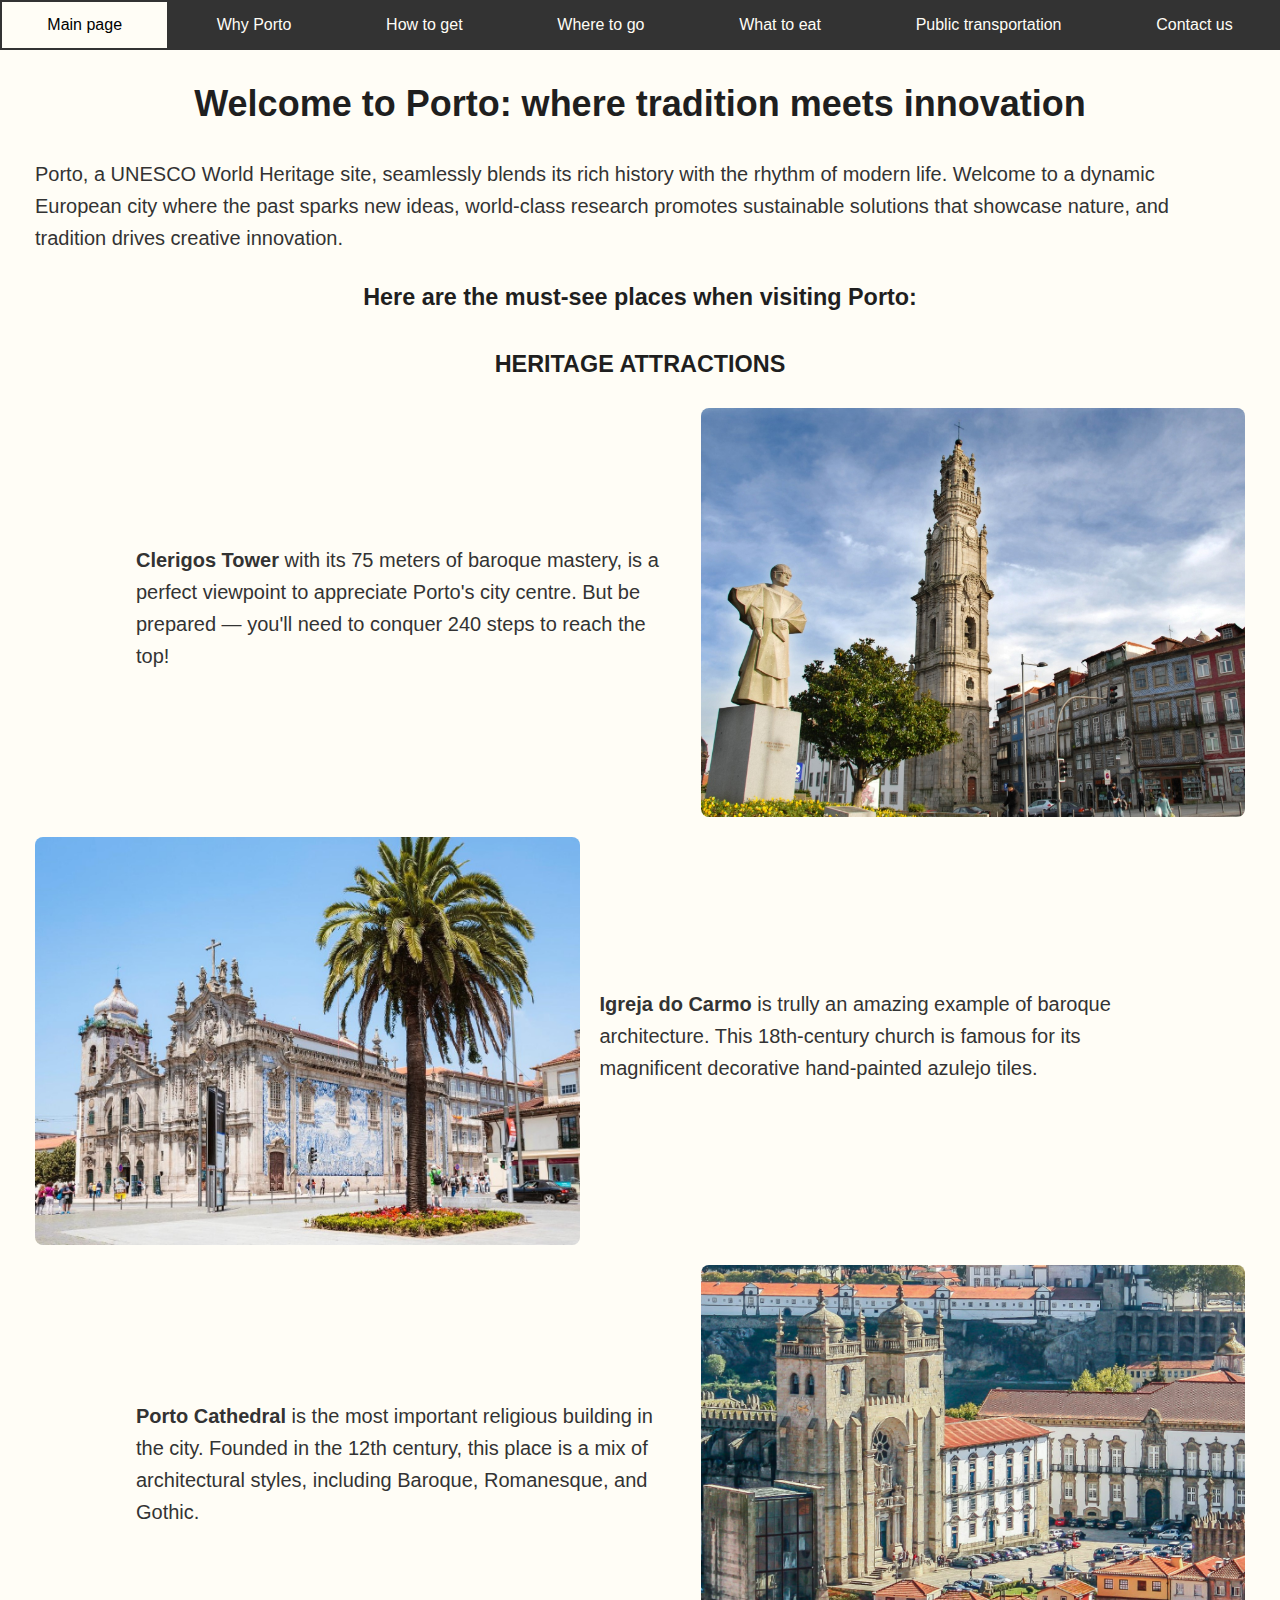
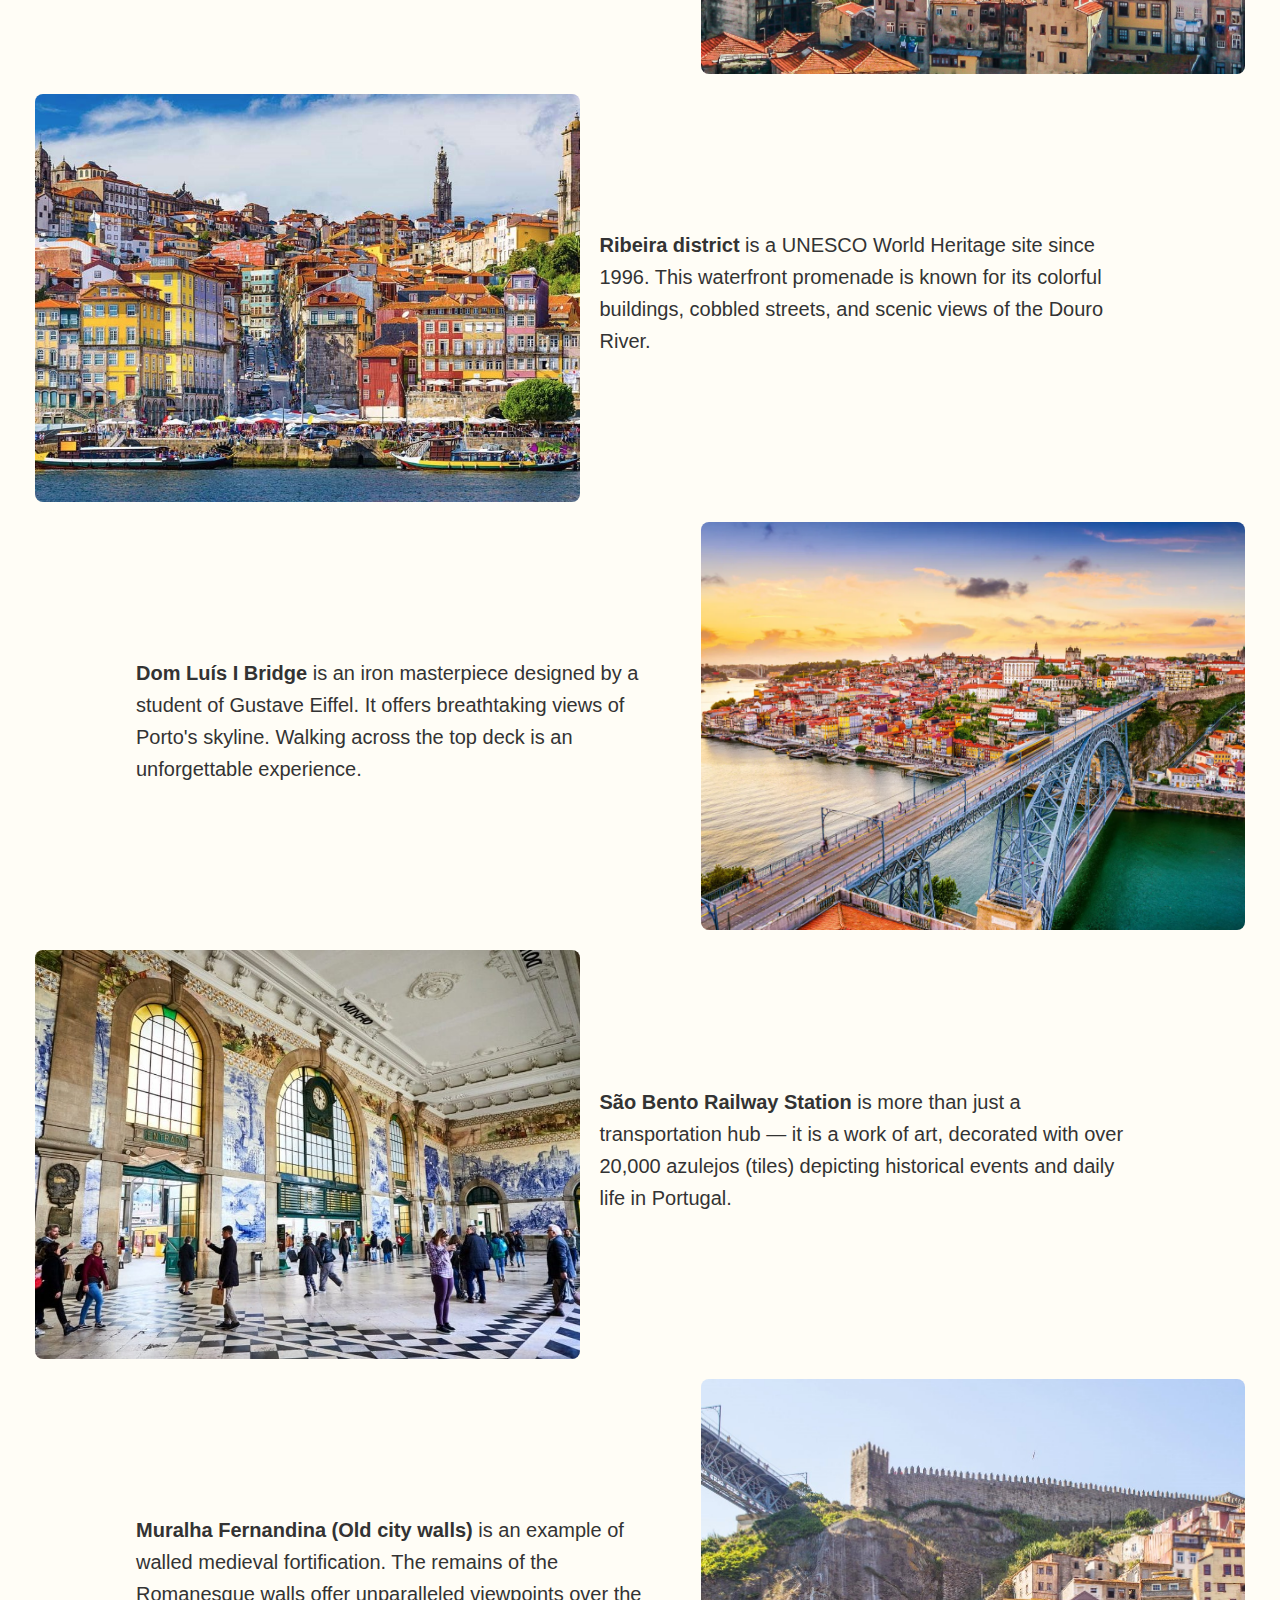
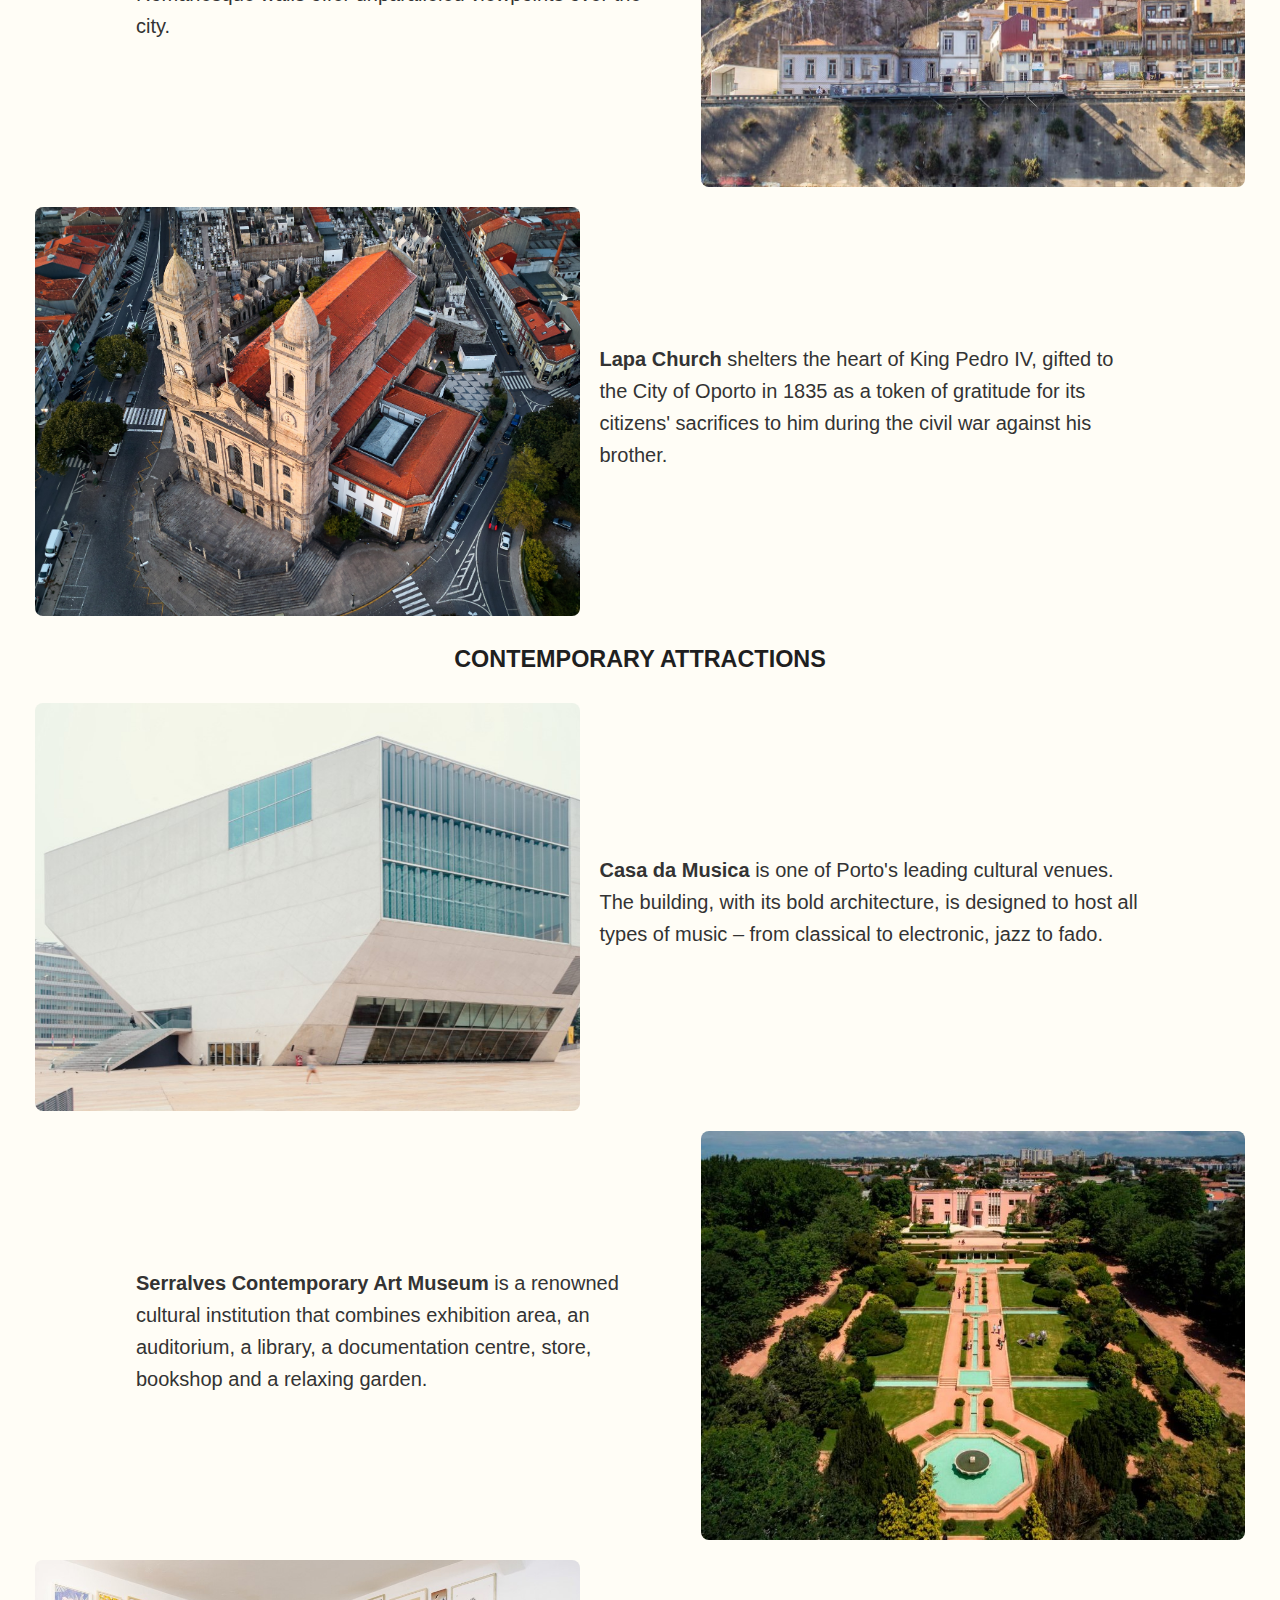
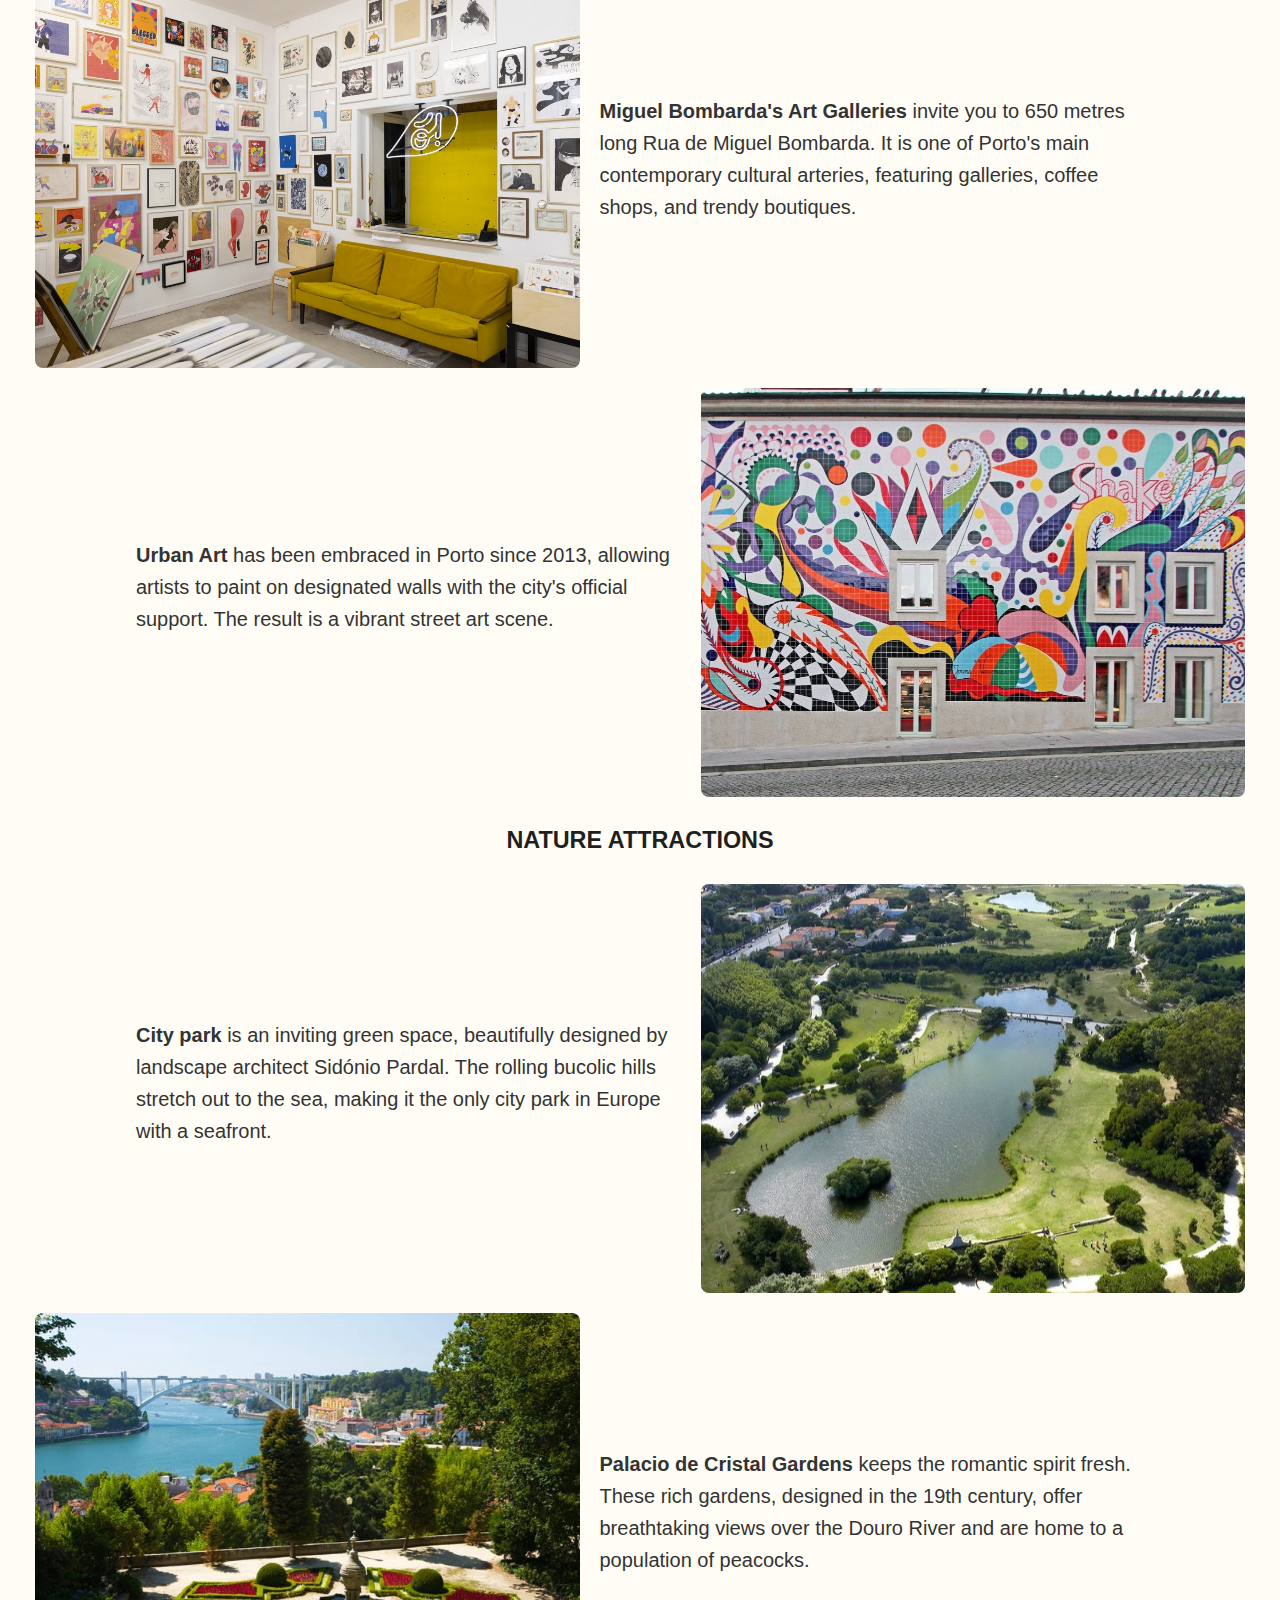
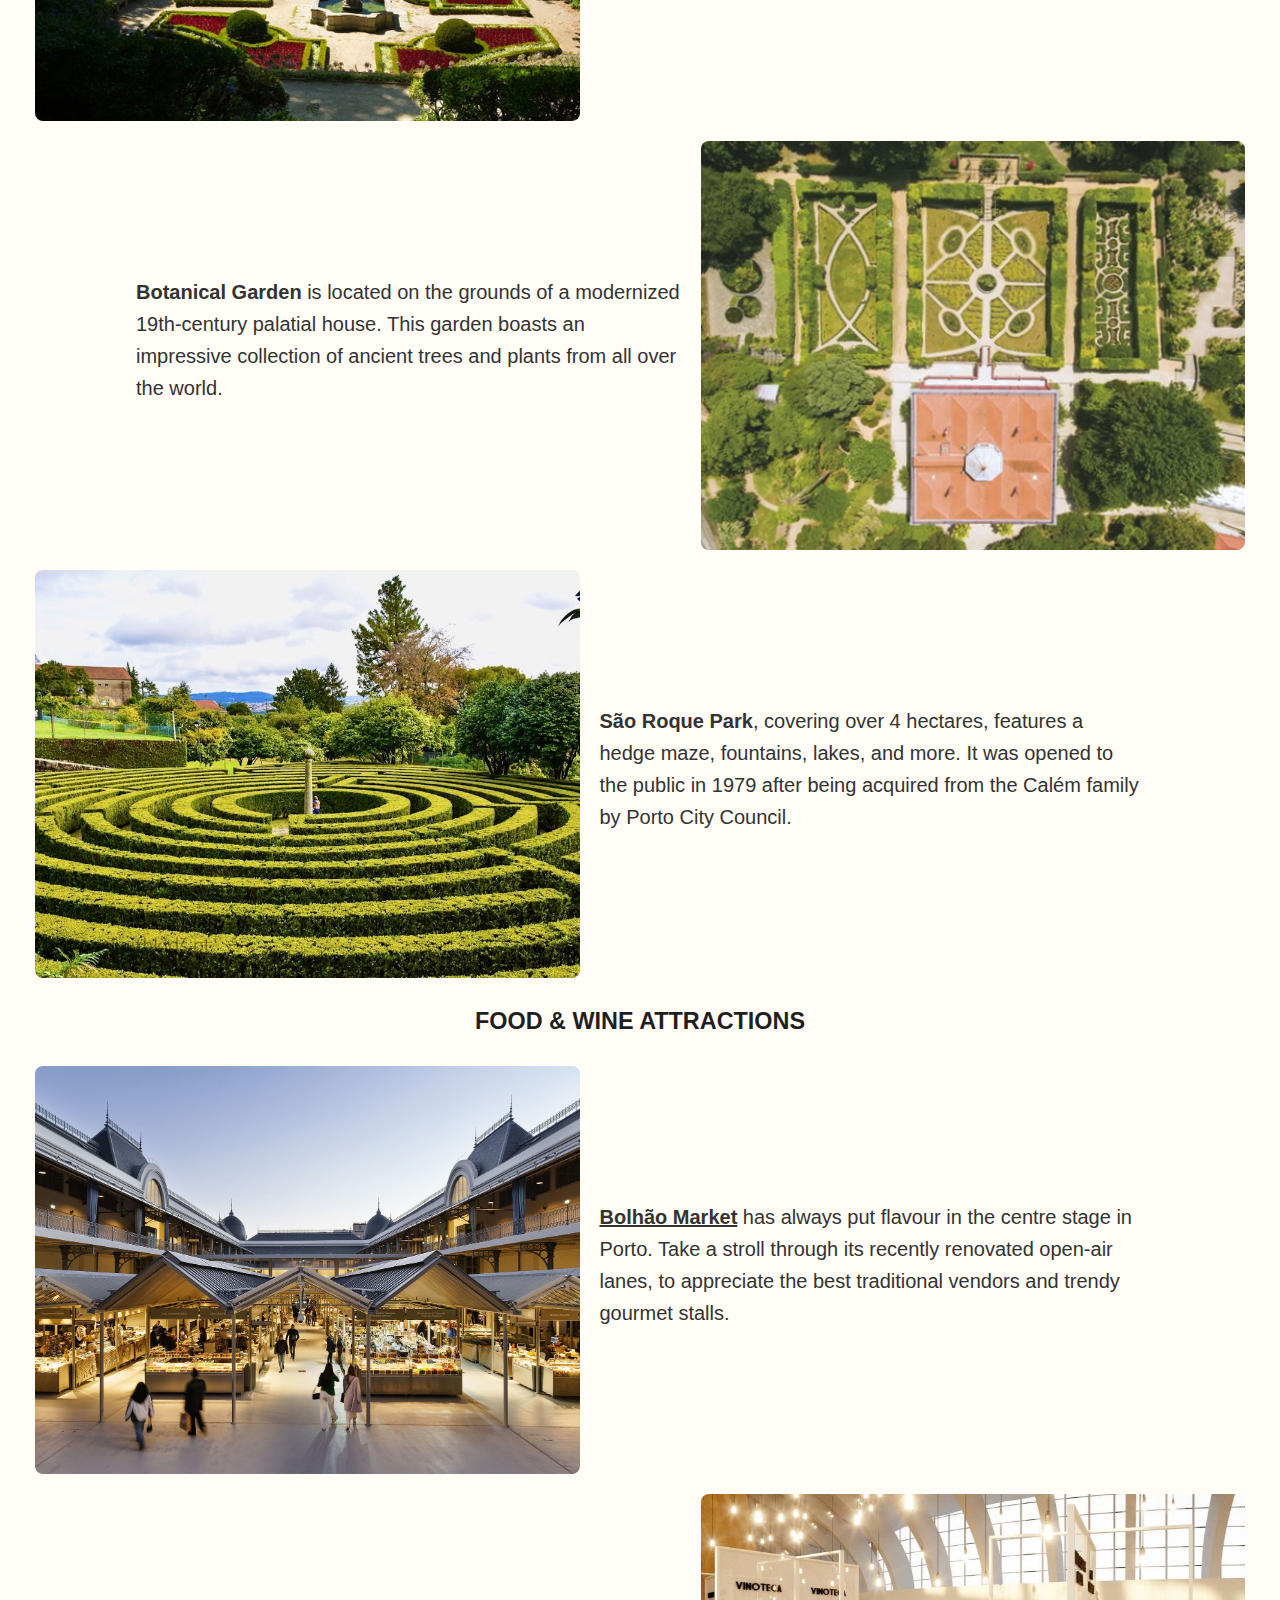
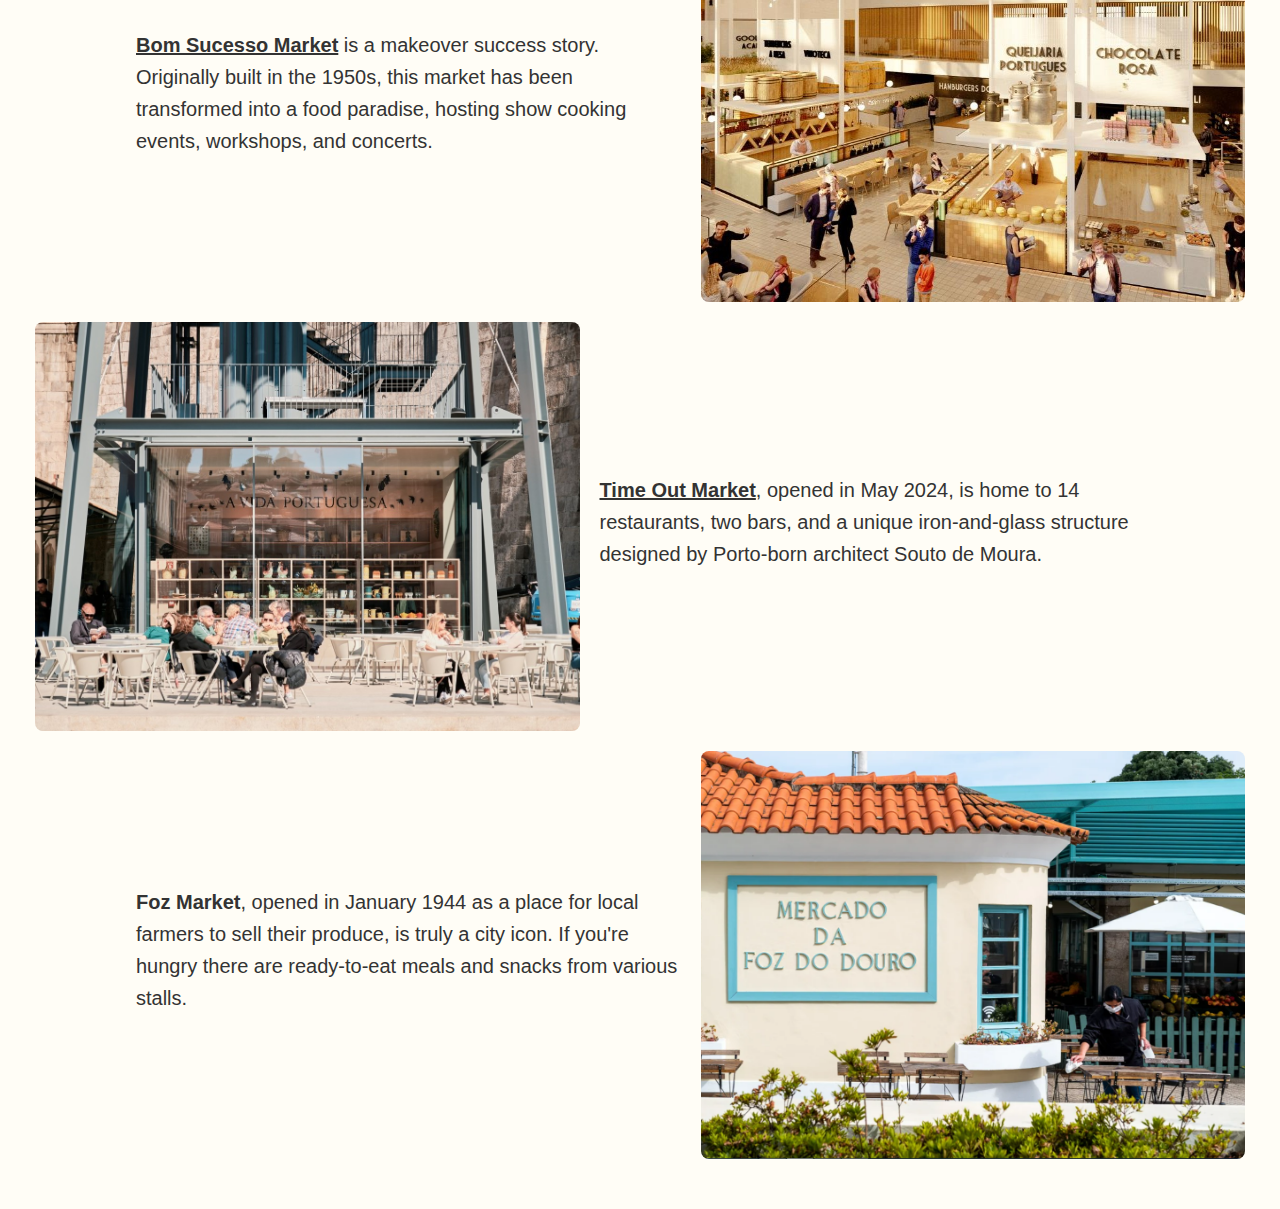
<file: where-to-go.html>
<!DOCTYPE html>
<html lang="en">
    <head>
        <meta charset="UTF-8">
        <meta name="viewport" content="width=device-width, initial-scale=1.0">
        <title>Where to go</title>
        <link rel="stylesheet" href="styles/menu.css">
        <link rel="stylesheet" href="styles/heading.css">
        <link rel="stylesheet" href="styles/text.css">
        <link rel="stylesheet" href="styles/table.css">
        <link rel="stylesheet" href="styles/image.css">
        <link rel="stylesheet" href="styles/other.css">
    </head>
    <body>
        <div class="menu">
            <a href="index.html" target="_self">Main page</a>
            <a href="why-porto.html" target="_self">Why Porto</a>
            <a href="how-to-get.html" target="_self">How to get</a>
            <a href="where-to-go.html" target="_self">Where to go</a>
            <a href="what-to-eat.html" target="_self">What to eat</a>
            <a href="public-transportation.html" target="_self">Public transportation</a>
            <a href="form.html" target="_self">Contact us</a>
        </div>
        <div class="content">
        <h1>Welcome to Porto: where tradition meets innovation</h1>
        <P>Porto, a UNESCO World Heritage site, seamlessly blends its rich history with the rhythm of modern life. Welcome to a dynamic European city where the past sparks new ideas, world-class research promotes sustainable solutions that showcase nature, and tradition drives creative innovation.</P>
        <h3>Here are the must-see places when visiting Porto:</h3>
          <div class="attractions">
            <h3>HERITAGE ATTRACTIONS</h3>
            <div class="attraction">
              <img src="images/clerigos.jpg" alt="Clerigos Tower">
              <p><b>Clerigos Tower</b> with its 75 meters of baroque mastery, is a perfect viewpoint to appreciate Porto's city centre. But be prepared — you'll need to conquer 240 steps to reach the top!</p>
            </div>
          
            <div class="attraction">
              <img src="images/carmo-igreja.jpg" alt="Igreja do Carmo">
              <p><b>Igreja do Carmo</b> is trully an amazing example of baroque architecture. This 18th-century church is famous for its magnificent decorative hand-painted azulejo tiles.</p>
            </div>
          
            <div class="attraction">
              <img src="images/se-porto.png" alt="Porto Cathedral">
              <p><b>Porto Cathedral</b> is the most important religious building in the city. Founded in the 12th century, this place is a mix of architectural styles, including Baroque, Romanesque, and Gothic.</p>
            </div>
          
            <div class="attraction">
              <img src="images/ribeira.jpg" alt="Ribeira district">
              <p><b>Ribeira district</b> is a UNESCO World Heritage site since 1996. This waterfront promenade is known for its colorful buildings, cobbled streets, and scenic views of the Douro River.</p>
            </div>
          
            <div class="attraction">
              <img src="images/porto-main.png" alt="Dom Luís I Bridge">
              <p><b>Dom Luís I Bridge</b> is an iron masterpiece designed by a student of Gustave Eiffel. It offers breathtaking views of Porto's skyline. Walking across the top deck is an unforgettable experience.</p>
            </div>
          
            <div class="attraction">
              <img src="images/sao-bento.jpg" alt="São Bento Railway Station">
              <p><b>São Bento Railway Station</b> is more than just a transportation hub — it is a work of art, decorated with over 20,000 azulejos (tiles) depicting historical events and daily life in Portugal.</p>
            </div>
          
            <div class="attraction">
              <img src="images/muralha.jpg" alt="Muralha Fernandina">
              <p><b>Muralha Fernandina (Old city walls)</b> is an example of walled medieval fortification. The remains of the Romanesque walls offer unparalleled viewpoints over the city.</p>
            </div>
          
            <div class="attraction">
              <img src="images/igreja-lapa.jpg" alt="Lapa Church">
              <p><b>Lapa Church</b> shelters the heart of King Pedro IV, gifted to the City of Oporto in 1835 as a token of gratitude for its citizens' sacrifices to him during the civil war against his brother.</p>
            </div>

            <h3>CONTEMPORARY ATTRACTIONS</h3>
            <div class="attraction">
              <img src="images/casa-da-musica.jpg" alt="Casa da Musica">
              <p><b>Casa da Musica</b> is one of Porto's leading cultural venues. The building, with its bold architecture, is designed to host all types of music – from classical to electronic, jazz to fado.</p>
            </div>
          
            <div class="attraction">
              <img src="images/serralves-museum.jpg" alt="Serralves Contemporary Art Museum">
              <p><b>Serralves Contemporary Art Museum</b> is a renowned cultural institution that combines exhibition area, an auditorium, a library, a documentation centre, store, bookshop and a relaxing garden.</p>
            </div>
          
            <div class="attraction">
              <img src="images/art-gallery.jpeg" alt="Miguel Bombarda's Art Galleries">
              <p><b>Miguel Bombarda's Art Galleries</b> invite you to 650 metres long Rua de Miguel Bombarda. It is one of Porto's main contemporary cultural arteries, featuring galleries, coffee shops, and trendy boutiques.</p>
            </div>
          
            <div class="attraction">
              <img src="images/street-art.jpg" alt="Urban Art">
              <p><b>Urban Art</b> has been embraced in Porto since 2013, allowing artists to paint on designated walls with the city's official support. The result is a vibrant street art scene.</p>
            </div>
          
            <h3>NATURE ATTRACTIONS</h3>
            <div class="attraction">
              <img src="images/parque-da-cidade.jpg" alt="City Park">
              <p><b>City park</b> is an inviting green space, beautifully designed by landscape architect Sidónio Pardal. The rolling bucolic hills stretch out to the sea, making it the only city park in Europe with a seafront.</p>
            </div>
          
            <div class="attraction">
              <img src="images/palacio_cristal.jpg" alt="Palacio de Cristal Gardens">
              <p><b>Palacio de Cristal Gardens</b> keeps the romantic spirit fresh. These rich gardens, designed in the 19th century, offer breathtaking views over the Douro River and are home to a population of peacocks.</p>
            </div>
          
            <div class="attraction">
              <img src="images/jardim-botanico.jpg" alt="Botanical Garden">
              <p><b>Botanical Garden</b> is located on the grounds of a modernized 19th-century palatial house. This garden boasts an impressive collection of ancient trees and plants from all over the world.</p>
            </div>
          
            <div class="attraction">
              <img src="images/sao-roque.jpeg" alt="São Roque Park">
              <p><b>São Roque Park</b>, covering over 4 hectares, features a hedge maze, fountains, lakes, and more. It was opened to the public in 1979 after being acquired from the Calém family by Porto City Council.</p>
            </div>
          
            <h3>FOOD & WINE ATTRACTIONS</h3>
            <div class="attraction">
              <img src="images/bolhao.jpg" alt="Bolhão Market">
              <p><a href="https://mercadobolhao.pt/en/" target="_blank"><b>Bolhão Market</b></a> has always put flavour in the centre stage in Porto. Take a stroll through its recently renovated open-air lanes, to appreciate the best traditional vendors and trendy gourmet stalls.</p>
            </div>
          
            <div class="attraction">
              <img src="images/bom-sucesso.jpg" alt="Bom Sucesso Market">
              <p><a href="https://www.mercadobomsucesso.pt/en/" target="_blank"><b>Bom Sucesso Market</b></a> is a makeover success story. Originally built in the 1950s, this market has been transformed into a food paradise, hosting show cooking events, workshops, and concerts.</p>
            </div>
          
            <div class="attraction">
              <img src="images/time-out-market.jpg" alt="Time Out Market">
              <p><a href="https://www.timeoutmarket.com/porto/en/" target="_blank"><b>Time Out Market</b></a>, opened in May 2024, is home to 14 restaurants, two bars, and a unique iron-and-glass structure designed by Porto-born architect Souto de Moura.</p>
            </div>
          
            <div class="attraction">
              <img src="images/mercado-da-foz.png" alt="Foz Market">
              <p><b>Foz Market</b>, opened in January 1944 as a place for local farmers to sell their produce, is truly a city icon. If you're hungry there are ready-to-eat meals and snacks from various stalls.</p>
            </div>
          </div>
        </div>
    </body>
</html>
</file>
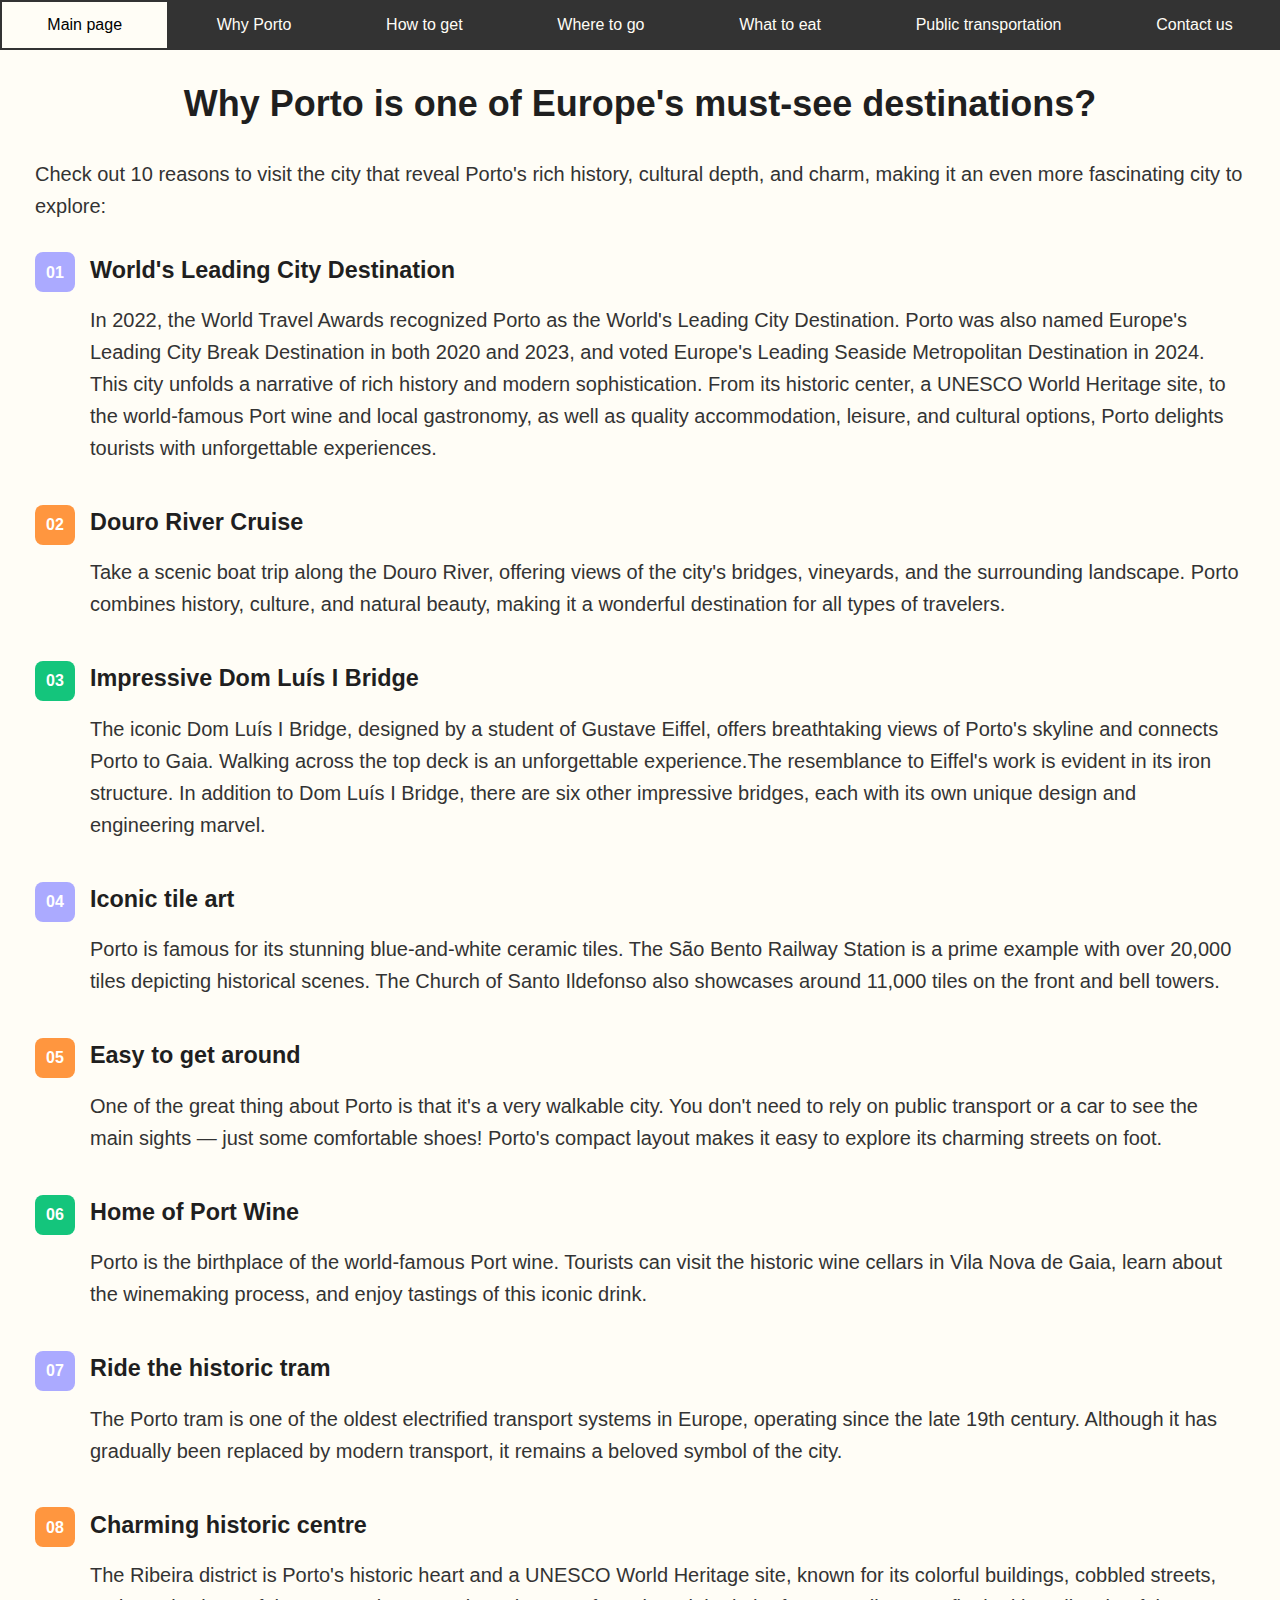
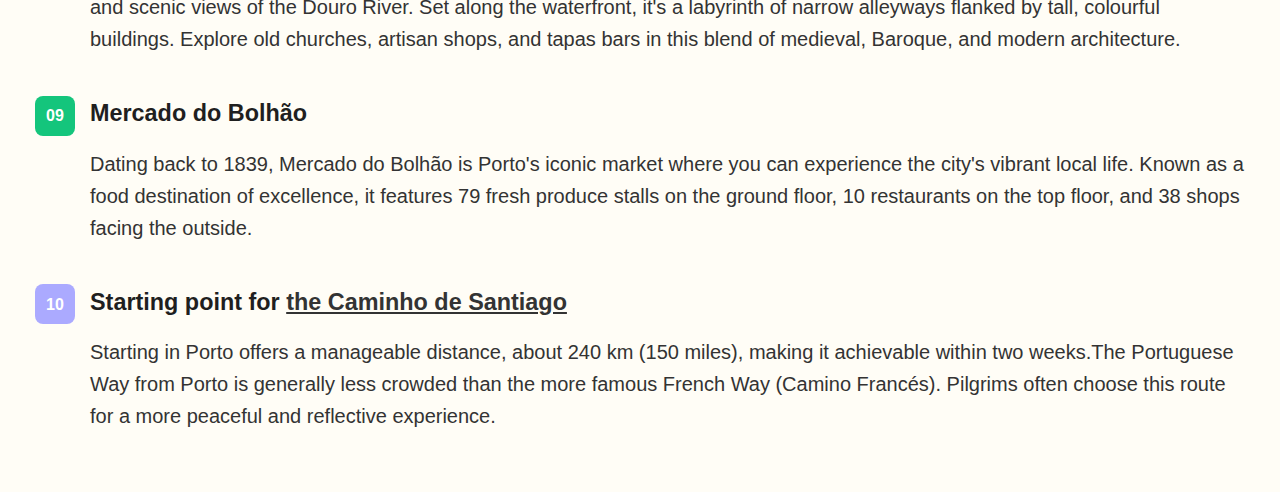
<file: why-porto.html>
<!DOCTYPE html>
<html lang="en">
    <head>
        <meta charset="UTF-8">
        <meta name="viewport" content="width=device-width, initial-scale=1.0">
        <title>Why Porto</title>
        <link rel="stylesheet" href="styles/menu.css">
        <link rel="stylesheet" href="styles/heading.css">
        <link rel="stylesheet" href="styles/text.css">
        <link rel="stylesheet" href="styles/table.css">
        <link rel="stylesheet" href="styles/image.css">
        <link rel="stylesheet" href="styles/other.css">
    </head>
    <body>
        <div class="menu">
            <a href="index.html" target="_self">Main page</a>
            <a href="why-porto.html" target="_self">Why Porto</a>
            <a href="how-to-get.html" target="_self">How to get</a>
            <a href="where-to-go.html" target="_self">Where to go</a>
            <a href="what-to-eat.html" target="_self">What to eat</a>
            <a href="public-transportation.html" target="_self">Public transportation</a>
            <a href="form.html" target="_self">Contact us</a>
        </div>
        <div class="content">
        <h1>Why Porto is one of Europe's must-see destinations?</h1>
        <p>Check out 10 reasons to visit the city that reveal Porto's rich history, cultural depth, and charm, making it an even more fascinating city to explore:</p>
        <ol>
            <li>
                <div class="list-item-content">
                    <h3>World's Leading City Destination</h3>
                    <p>In 2022, the World Travel Awards recognized Porto as the World's Leading City Destination. Porto was also named Europe's Leading City Break Destination in both 2020 and 2023, and voted Europe's Leading Seaside Metropolitan Destination in 2024. This city unfolds a narrative of rich history and modern sophistication. From its historic center, a UNESCO World Heritage site, to the world-famous Port wine and local gastronomy, as well as quality accommodation, leisure, and cultural options, Porto delights tourists with unforgettable experiences.</p>
                </div>
            </li>
            <li>
                <div class="list-item-content">
                    <h3>Douro River Cruise</h3>
                    <p>Take a scenic boat trip along the Douro River, offering views of the city's bridges, vineyards, and the surrounding landscape. Porto combines history, culture, and natural beauty, making it a wonderful destination for all types of travelers.</p>
                </div>
            </li>
            <li>
                <div class="list-item-content">
                    <h3>Impressive Dom Luís I Bridge</h3>
                    <p>The iconic Dom Luís I Bridge, designed by a student of Gustave Eiffel, offers breathtaking views of Porto's skyline and connects Porto to Gaia. Walking across the top deck is an unforgettable experience.The resemblance to Eiffel's work is evident in its iron structure. In addition to Dom Luís I Bridge, there are six other impressive bridges, each with its own unique design and engineering marvel.</p>
                </div>
            </li>
            <li>
                <div class="list-item-content">
                    <h3>Iconic tile art</h3>
                    <p>Porto is famous for its stunning blue-and-white ceramic tiles. The São Bento Railway Station is a prime example with over 20,000 tiles depicting historical scenes. The Church of Santo Ildefonso also showcases around 11,000 tiles on the front and bell towers.</p>
                </div>
            </li>
            <li>
                <div class="list-item-content">
                    <h3>Easy to get around</h3>
                    <p>One of the great thing about Porto is that it's a very walkable city. You don't need to rely on public transport or a car to see the main sights — just some comfortable shoes! Porto's compact layout makes it easy to explore its charming streets on foot.</p>
                </div>
            </li>
            <li>
                <div class="list-item-content">
                    <h3>Home of Port Wine</h3>
                    <p>Porto is the birthplace of the world-famous Port wine. Tourists can visit the historic wine cellars in Vila Nova de Gaia, learn about the winemaking process, and enjoy tastings of this iconic drink.</p>
                </div>
            </li>
            <li>
                <div class="list-item-content">
                    <h3>Ride the historic tram</h3>
                    <p>The Porto tram is one of the oldest electrified transport systems in Europe, operating since the late 19th century. Although it has gradually been replaced by modern transport, it remains a beloved symbol of the city.</p>
                </div>
            </li>
            <li>
                <div class="list-item-content">
                    <h3>Charming historic centre</h3>
                    <p>The Ribeira district is Porto's historic heart and a UNESCO World Heritage site, known for its colorful buildings, cobbled streets, and scenic views of the Douro River. Set along the waterfront, it's a labyrinth of narrow alleyways flanked by tall, colourful buildings. Explore old churches, artisan shops, and tapas bars in this blend of medieval, Baroque, and modern architecture.</p>
                </div>
            </li>
            <li>
                <div class="list-item-content">
                    <h3>Mercado do Bolhão</h3>
                    <p>Dating back to 1839, Mercado do Bolhão is Porto's iconic market where you can experience the city's vibrant local life. Known as a food destination of excellence, it features 79 fresh produce stalls on the ground floor, 10 restaurants on the top floor, and 38 shops facing the outside.</p>
                </div>
            </li>
            <li>
                <div class="list-item-content">
                    <h3>Starting point for <a href="caminho.html">the Caminho de Santiago</a></h3>
                    <p>Starting in Porto offers a manageable distance, about 240 km (150 miles), making it achievable within two weeks.The Portuguese Way from Porto is generally less crowded than the more famous French Way (Camino Francés). Pilgrims often choose this route for a more peaceful and reflective experience.</p>
                </div>
            </li>
        </ol>
        </div>
    </body>
</html>
</file>
<file: styles/menu.css>
body {
  margin: 0;
  padding: 0;
}

*{
  box-sizing: border-box;
}

.menu {
  display: flex;
  justify-content: center;
  background-color: #333;
  overflow: hidden;
  font-size: 16px;
  position: fixed;
  top: 0;
  left: 0;
  right: 0;
  z-index: 1000;
}
  
.menu a {
  color: #fffdf6;
  text-align: center;
  padding: 14px 16px;
  text-decoration: none;
  flex-grow: 1;
  border: 2px solid transparent;
  transition: border-color 0.3s, background-color 0.3s, color 0.3s;
}
  
.menu a:hover {
  border: 2px solid #333;
  background-color: #fffDf6;
  color: black;
}
</file>
<file: styles/heading.css>
h1, h2, h3, h4, h5, h6 {
    font-family:'Segoe UI', Tahoma, Geneva, Verdana, sans-serif;
    color: #1F1F1F;
    margin: 5px 0;
}

h1 {
    text-align: center;
    margin: 25px 0;
}

h2 {
    text-align: center;
}

h3 {
    text-align: center;
    padding: 5px 0;
}

h2.tourist-card {
    margin-top: 20px;
}

h3.mainpage-facts-title {
    text-align: left;
    margin: 15px 0;
}

.list-item-content h3 {
    text-align: left;
}

.attractions h3 {
    text-align: center;
    margin: 20px 0;
}

.content-form h1 {
    text-align: center;
    font-size: 28px;
    margin-bottom: 20px;
}
</file>
<file: styles/text.css>
body {
   font-family:'Segoe UI', Tahoma, Geneva, Verdana, sans-serif;
}

.mainpage {
   margin: 5px 15px;
   padding: 10px;
   line-height: 1.6;
   color: #333;
}

.content {
   margin: 30px 15px 10px;
   padding: 20px;
   line-height: 1.6;
   color: #333;
}
  
p {
   margin-top: 10px;
   margin-bottom: 20px;
}
  
ol {
   padding-left: 20px;
   margin-bottom: 16px;
}

ul {
   list-style: none;
   margin: 15px 0;
}
  
a {
  color: #333;
  text-decoration: underline;
}
  
a:hover {
   color: #003399;
}

::selection {
   color: #fff;
   background: #1F1F1F;
}
</file>
<file: styles/table.css>
.content-table {
  border-collapse: collapse;
  margin: 30px auto;
  padding: 20px;
  border: none;
}

th, td {
  padding: 10px 15px;
  text-align: center;
  border-bottom: 1px solid #ccc;
  border-right: 1px solid #ccc;
}  

tr:nth-child(odd) {
  background-color: #f9f7ee;
}

tr:nth-child(even) {
  background-color: #ffffff;
}

tr:hover {
  background-color: #f1f1f1;
}

td:last-child, th:last-child {
  border-right: none;
}
</file>
<file: styles/image.css>
.mainpage-mainphoto {
    display: block;
    width: 100%;
    height: auto;
}

.attraction img {
    width: 45%;
    border-radius: 8px;
    max-width: 100%;
    height: auto;
}

.food-item img {
    width: 30%;
    border-radius: 8px;
    max-width: 100%;
    height: auto;
}

.andante-tour-side img {
    width: 100%;
    height: auto;
    max-width: 100%;
}

.caminho-map {
    width: 100%;
    max-width: 450px;
    height: auto;
    display: block;
    margin: 25px auto;
  }
</file>
<file: styles/other.css>
body {
  background-color: #ffffff;
}

tr:nth-child(odd) {
  background-color: #f7f6f5;
}

tr:hover {
  background-color: #f1f1f1;
}

.mainpage-facts {
  margin-bottom: 25px;
}

p.mainpage-facts-row {
  margin: 0;
  padding: 0;
}

.transport-type {
  margin: 10px 0;
  padding: 5px 0;
}

.transport-type ul {
  margin-bottom: 0;
}

.transport-type p {
  margin-bottom: 10px;
}

.andante-tour {
  display: flex;
  align-items: center;
  gap: 20px;
}

.andante-tour-main {
  flex: 1;
}

.andante-tour-side {
  flex: 0 1 25%;
}

.attractions {
  margin: 20px 0;
}

.attraction p {
  width: 45%;
}
 
.attraction {
  display: flex;
  flex-wrap: wrap;
  align-items: center;
  margin-bottom: 20px;
  gap: 20px;
}

.attraction:nth-child(odd) {
  flex-direction: row;
}

.attraction:nth-child(even) {
  flex-direction: row-reverse;
}

.food-list {
  margin: 20px auto;
  max-width: 1000px;
}

.food-item {
  display: flex;
  flex-wrap: wrap;
  align-items: center;
  justify-content: space-between;
  margin-bottom: 20px;
  gap: 25px;
}

.food-item:nth-child(odd) {
  flex-direction: row;
}

.food-item:nth-child(even) {
  flex-direction: row-reverse;
}

.food-item-description {
  flex: 1;
}

ol {
  counter-reset: section;
  list-style: none;
  padding: 0;
  margin: 0;
}

ol > li {
  counter-increment: section;
  margin-bottom: 10px;
  display: flex;
  align-items: baseline;
}

ol > li::before {
  content: counter(section, decimal-leading-zero);
  background-color: var(--marker-color);
  color: #fff;
  font-weight: bold;
  font-size: 16px;
  display: flex;
  justify-content: center;
  align-items: center;
  width: 40px;
  height: 40px;
  border-radius: 8px;
  margin-right: 15px;
  flex-shrink: 0;
}

ol > li:nth-child(3n+1)::before {
  --marker-color: #abaaff;
}

ol > li:nth-child(3n+2)::before {
  --marker-color: #ff963f;
}

ol > li:nth-child(3n)::before {
  --marker-color: #14c57c;
}

ol > li > p {
  margin: 0;
  line-height: 1.6;
}

li.content-list-item,
li.caminho-fact-item {
  position: relative;
  margin-bottom: 8px;
}

li.content-list-item::before,
li.caminho-fact-item::before {
  content: '';
  position: absolute;
  display: block;
  width: .5em;
  height: .5em;
  top: .5em;
  left: -22px;
  margin-top: 0;
  border-radius: 2px;
}

li.content-list-item::before {
  background: #abaaff;
}

li.caminho-fact-item::before {
  background: #14c57c;
}

.content-form {
  max-width: 600px;
  margin: 50px auto;
  background: #fff;
  padding: 20px 30px;
  box-shadow: 0 4px 6px rgba(0, 0, 0, 0.1);
  border-radius: 8px;
}

form label {
  font-weight: bold;
  display: block;
  margin-bottom: 0;
}

form input[type="text"],
form input[type="email"],
form select,
form textarea {
  width: 100%;
  padding: 10px;
  margin-bottom: 25px;
  border: 1px solid #ddd;
  border-radius: 5px;
  font-size: 16px;
  color: #333;
}

form input:focus,
form select:focus,
form textarea:focus {
  border-color: #333;
  outline: none;
  background-color: #fff;
}

form input[type="submit"] {
  background-color: #333;
  color: #fffdf6;
  padding: 10px 20px;
  border: none;
  border-radius: 5px;
  font-size: 16px;
  cursor: pointer;
  transition: background-color 0.3s ease;
  width: 100%;
  display: block;
}

form input[type="submit"]:hover {
  background-color: #555;
}

@media screen and (max-width: 576px) {
  body {
    font-size: 14px;
  }
  h1 {
    font-size: 20px;
  }
  .menu {
    flex-direction: column;
    font-size: 12px;
    position: static;
    z-index: auto;
  }
  .menu a {
    width: 100%;
    padding: 10px;
    border-bottom: 1px solid #adadad;
  }
  .menu a:hover {
    border: none;
  }
  .content {
    margin-top: 2px;
  } 
  tr:nth-child(odd) {
    background-color: #f7f6f5;
  }
  .attractions,
  .food-list {
    margin-bottom: 5px;
  }
  .attraction,
  .food-item {
    flex-direction: column;
    text-align: center;
    gap: 10px;
    margin-bottom: 10px;
  }
  .attraction img,
  .attraction p,
  .food-item img,
  .food-item-description {
    width: 100%; /* На мобільних 100% ширини */
  }
  .andante-tour {
    flex-direction: column;
    align-items: center;
    gap: 5px;
  }
  .andante-tour-side {
    flex: 0 1 auto;
    text-align: center;
  }
  .andante-tour-side img {
    width: 80%;
    max-width: 300px;
  }
}


@media screen and (min-width: 577px) and (max-width: 768px) {
  body {
    background-color: #f7f6f5;
    font-size: 16px;
  }
  h1 {
    font-size: 24px;
    text-align: left;
  }
  .menu {
    font-size: 12px;
  }
  .menu a:hover {
    background-color: #f7f6f5;
  }
  .attractions,
  .food-list {
    margin-bottom: 5px;
  }
  .attraction,
  .food-item {
    flex-direction: column;
    text-align: center;
    gap: 10px;
    margin-bottom: 10px;
  }
  .attraction img,
  .attraction p,
  .food-item img,
  .food-item-description {
    width: 100%;
  }
  .andante-tour {
    flex-direction: column;
    align-items: center;
    gap: 5px;
  }

  .andante-tour-side {
    flex: 0 1 auto;
    text-align: center;
  }

  .andante-tour-side img {
    width: 80%;
    max-width: 300px;
  }
}

@media screen and (min-width: 769px) and (max-width: 1200px) {
  body {
    font-size: 18px;
  }
  h1 {
    font-size: 28px;
    text-align: left;
  }
  .menu {
    font-size: 14px;
  }
}

@media screen and (min-width: 1201px) {
  body {
    background-color: #fffdf6;
    font-size: 20px;
  }
  h1 {
    font-size: 36px;
  }
  .andante-tour-side img {
    width: 70%;
    height: auto;
    max-width: 70%;
}
}

@media print {
  body {
    background-color: #fff;
    color: #000;
    font-family: Arial, sans-serif;
    line-height: 1.5;
    margin: 0; 
    padding: 1cm;
  }

  .menu {
    display: none;
  }

  a::after {
    content: " (" attr(href) ")";
  }

  table {
    width: 100%;
    border-collapse: collapse;
    border: 1px solid #000;
  }
  table th, table td {
    border: 1px solid #000;
    padding: 5px;
  }

  @page {
    margin: 1cm;
  }
}
</file>
